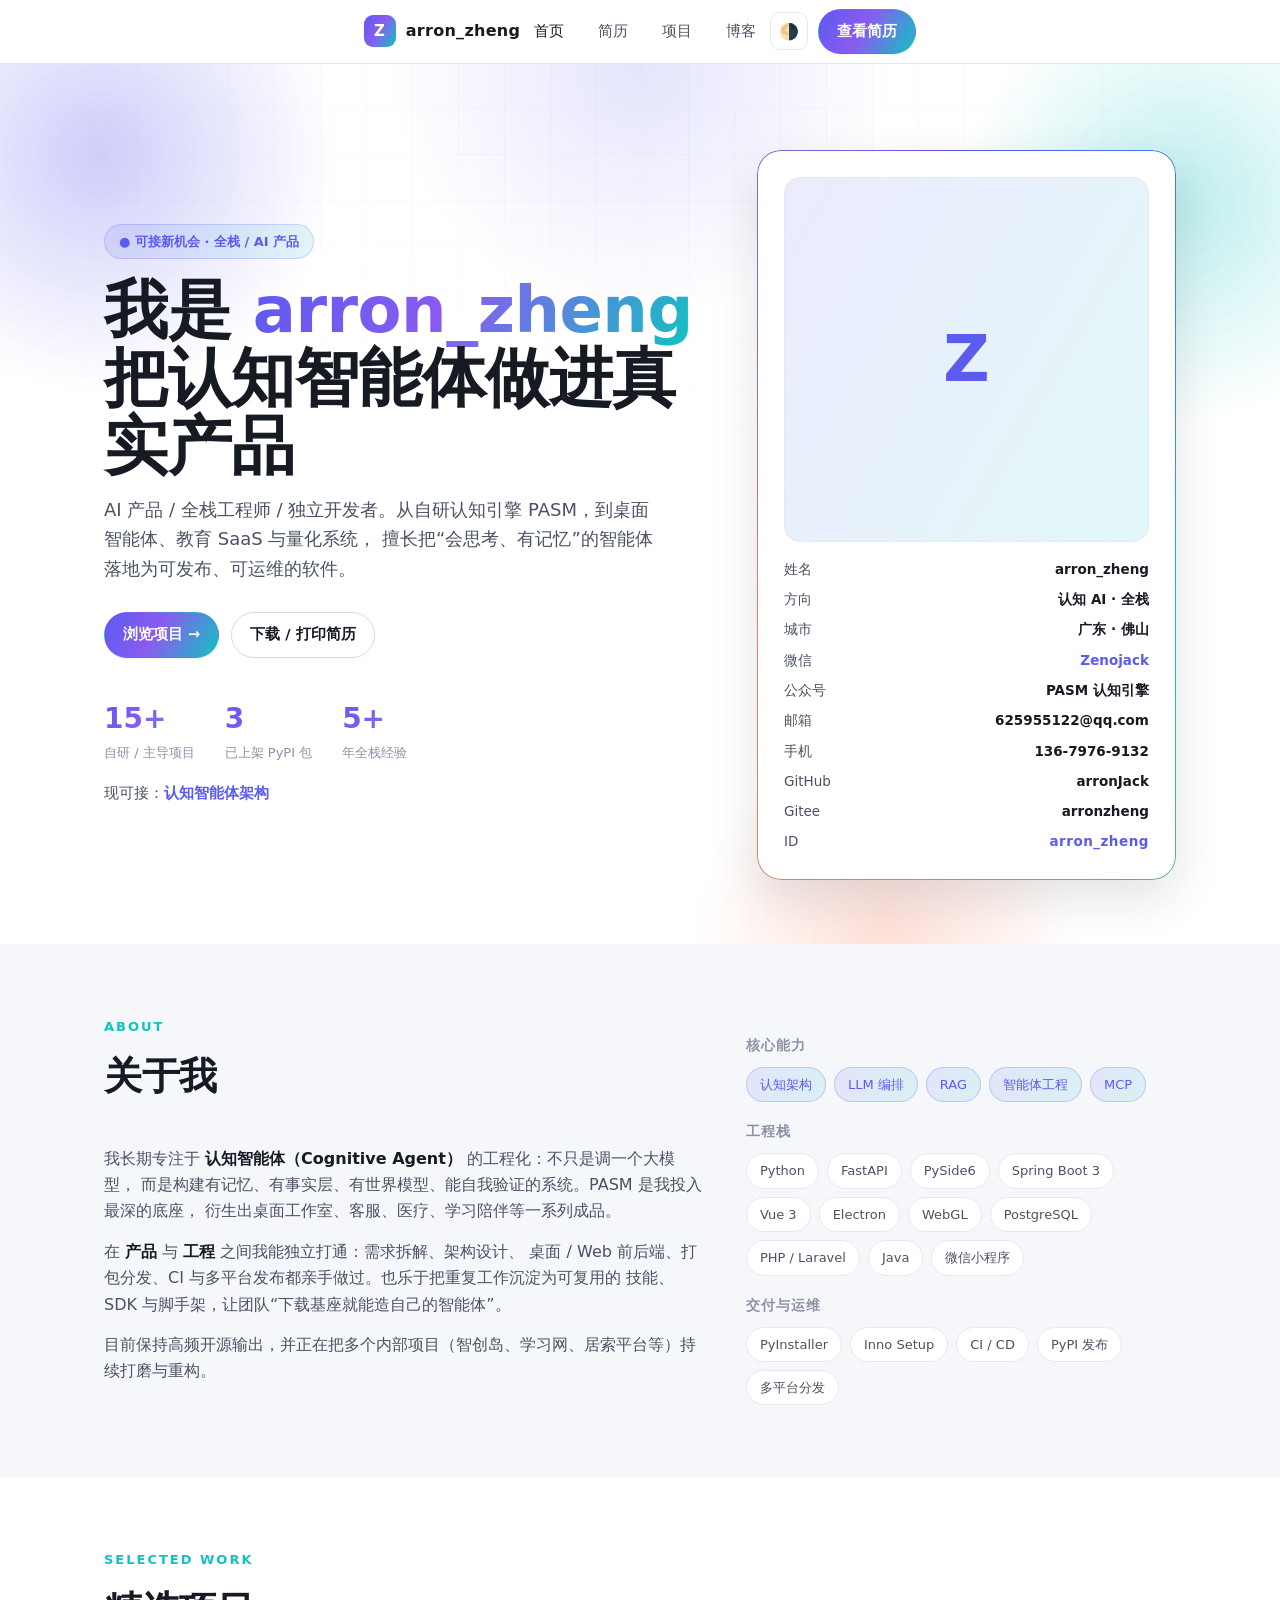
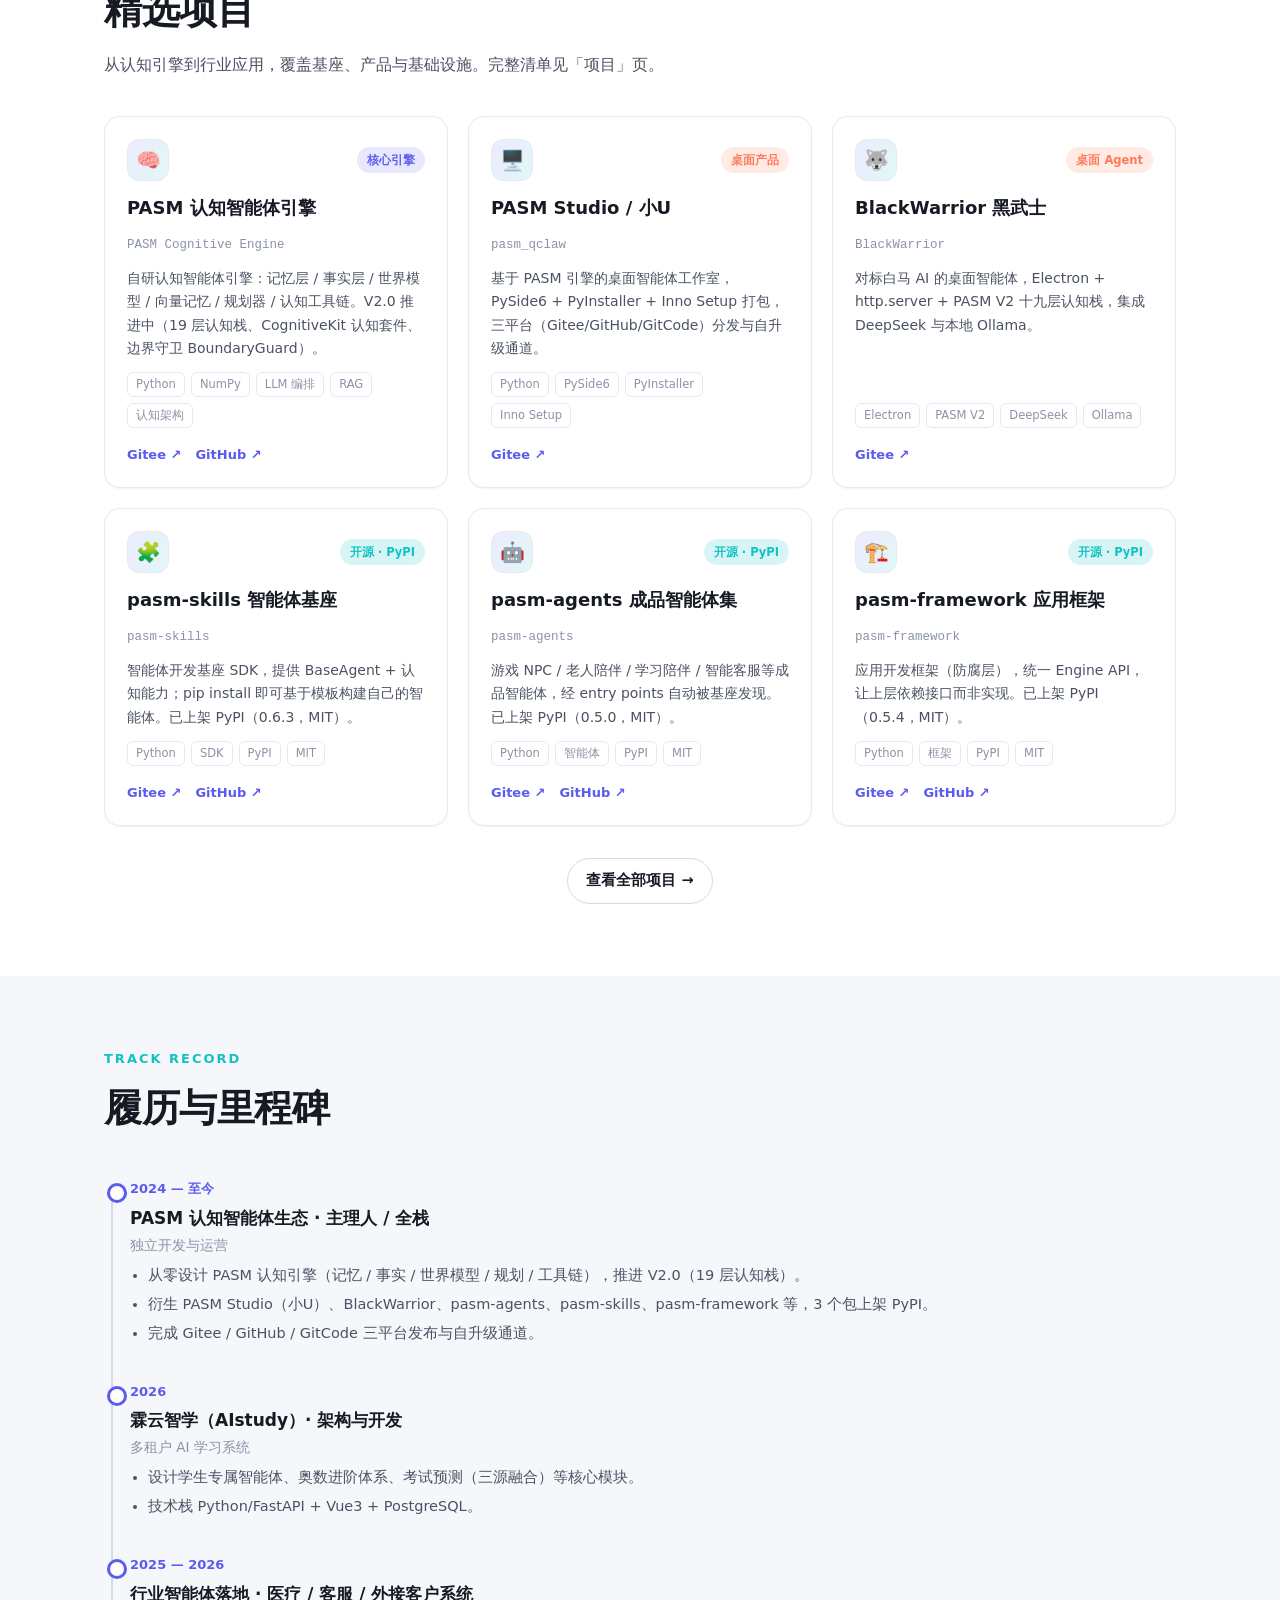
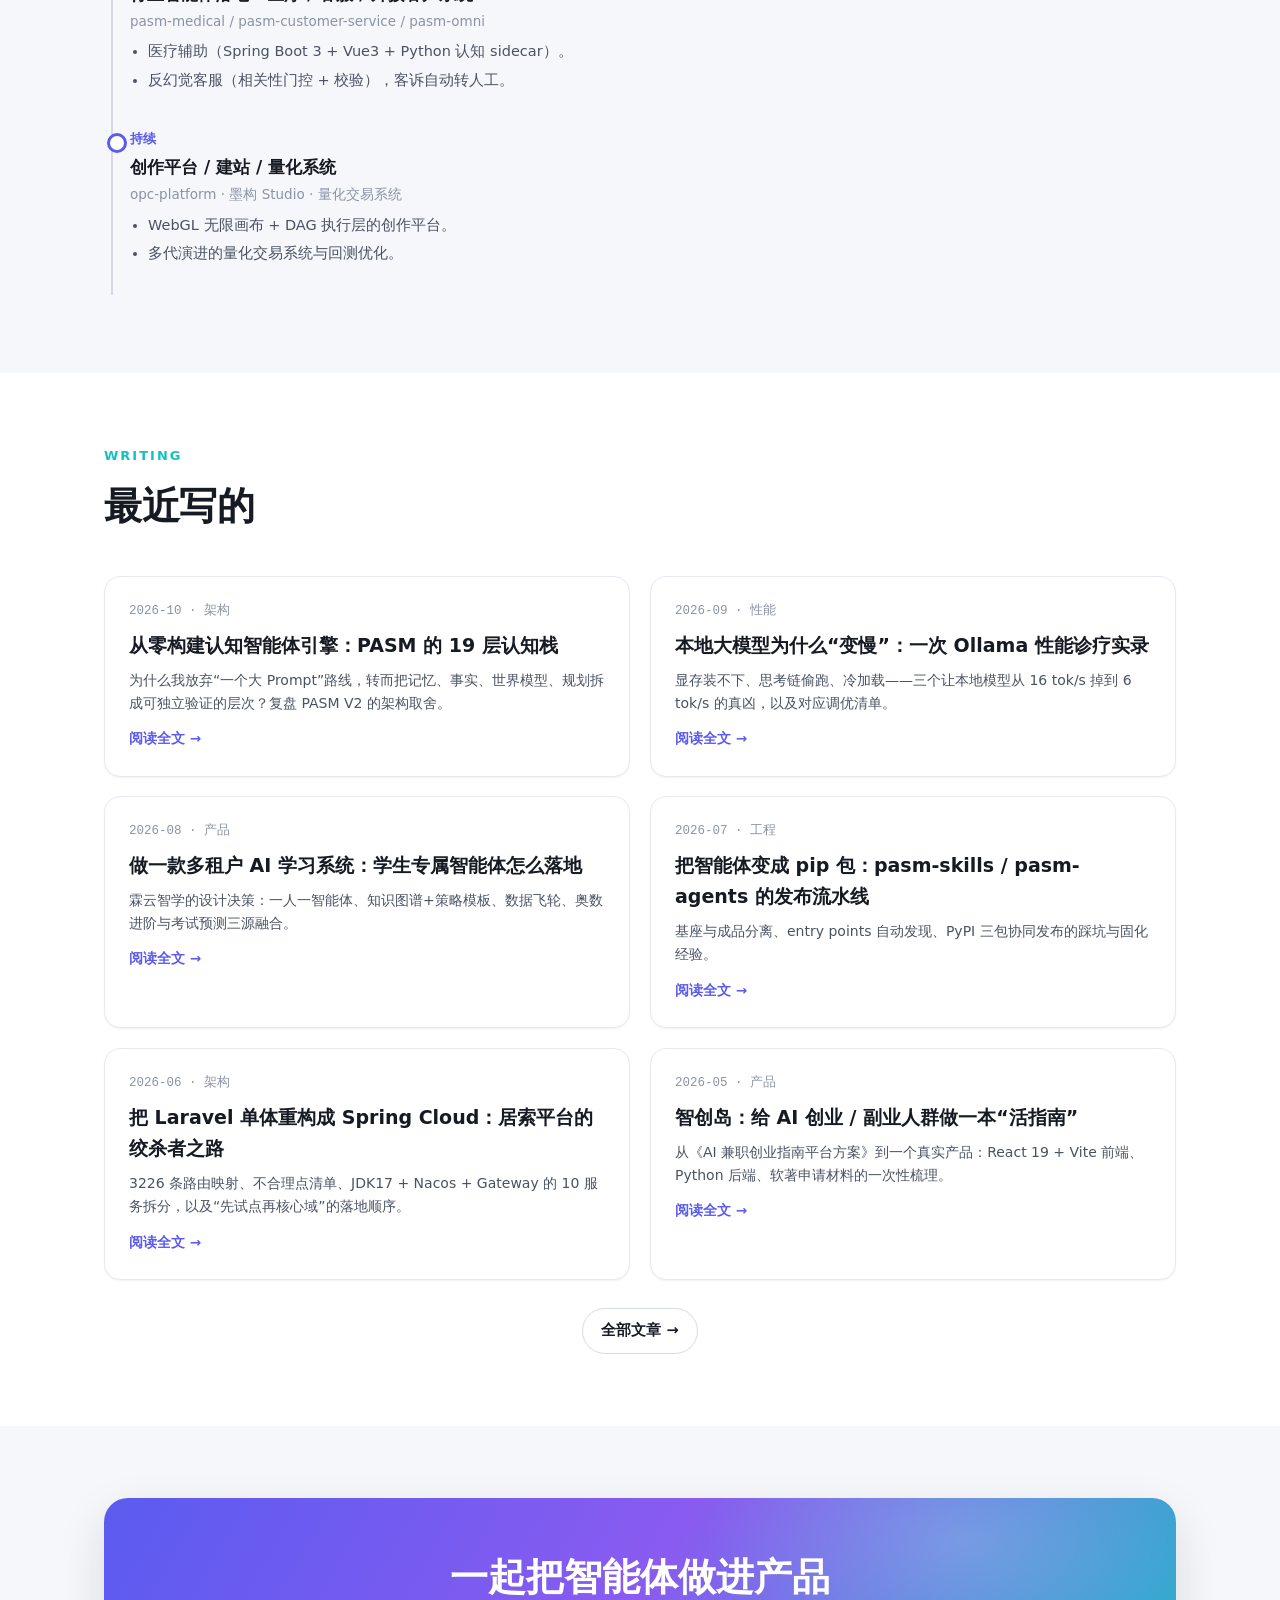
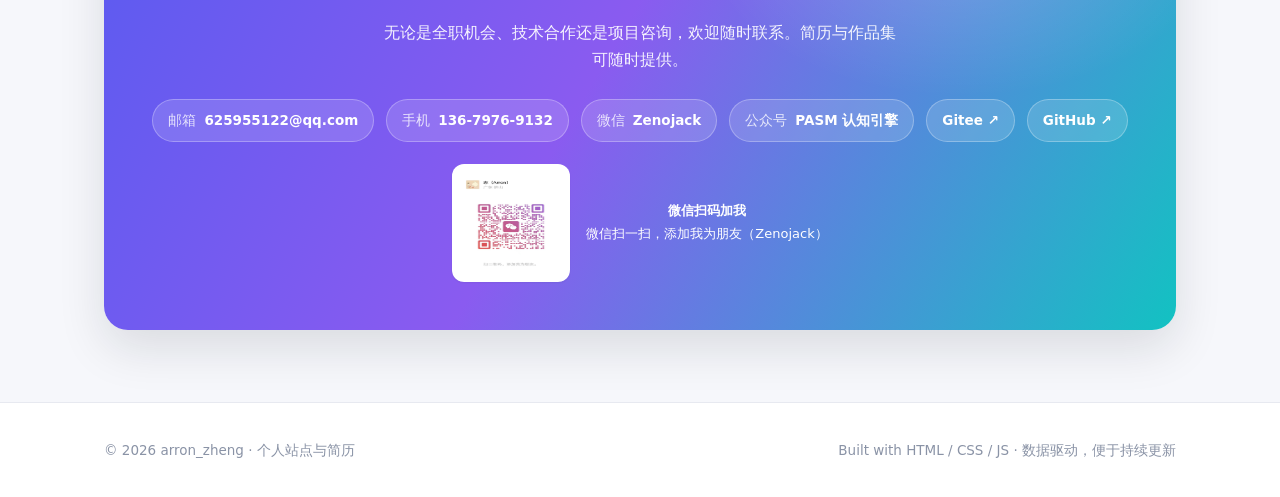
<file: index.html>
<!DOCTYPE html>
<html lang="zh-CN" data-page-node-id="iFKck0fAYJRlscJJSZtRaB">
<head data-page-node-id="r9CPdcF6KJFlAl5xaIUgXr">
  <meta charset="UTF-8" data-page-node-id="jk2FP31cLMhbHEBjaRlqhX" />
  <meta name="viewport" content="width=device-width, initial-scale=1.0" data-page-node-id="29Q1ealGihBxfU4SppoEVI" />
  <title>arron_zheng · 个人站点 | AI 产品 / 全栈工程师 / 独立开发者</title>
  <meta name="description" content="arron_zheng的个人站点与在线简历：PASM 认知智能体引擎、PASM Studio、BlackWarrior、霖云智学等项目的作品集。" data-page-node-id="xz7rsBSkD3Immh2C0Ho9t7" />
  <link rel="stylesheet" href="assets/css/style.css" data-page-node-id="Rcvg15P0H140CC0xW3GAs3" />
</head>
<body data-page-node-id="DgJiFMLDYIpEPwCKBo6nIM">

  <!-- 导航 -->
  <nav class="nav" data-page-node-id="qiEGvI0vNqDe3OEyALi1MX">
    <div class="wrap" data-page-node-id="Jy4mo1Gu81WEwjZNSM7JE6">
      <a class="brand" href="index.html" data-page-node-id="rHyx51hRJOB6AbSfxPP3nG">
        <span class="logo" data-page-node-id="28b9W6erFPe7OK6wAgHPcm">Z</span>
        <span data-page-node-id="E0BVGWWwRkBUAXlP2h1YIr">arron_zheng</span>
      </a>
      <div class="nav-links" data-page-node-id="HV2JMsEyEHzPBzLQbv474n">
        <a href="index.html" data-page="index" data-page-node-id="wt3DSIL5uPRajNCEaankAh">首页</a>
        <a href="resume.html" data-page="resume" data-page-node-id="FEQGKSPMzpYzHdBBX1aVBP">简历</a>
        <a href="projects.html" data-page="projects" data-page-node-id="H1f82bQz7GASxBtRNkFCUH">项目</a>
        <a href="blog.html" data-page="blog" data-page-node-id="poo2ppVi0GSlbeqEuVNjwo">博客</a>
      </div>
      <div class="nav-actions" data-page-node-id="DFXYrndXZcSlcrJ7lCEGKH">
        <button class="theme-toggle" data-theme-toggle title="切换深色 / 浅色" data-page-node-id="2XKjxn1gIBvgxXFUQsAdnp">🌗</button>
        <a class="btn btn-primary" href="resume.html" data-page-node-id="nOB30v3RSnHYDOH1lihUqw">查看简历</a>
      </div>
    </div>
  </nav>

  <div class="scroll-progress" id="scrollProgress" data-page-node-id="suPovEzJl97WuItOPAeOg2"></div>

  <!-- Hero -->
  <header class="hero" data-page-node-id="zw8rxOuJGyKr6WJ9O0YmOC">
    <div class="hero-bg" aria-hidden="true" data-page-node-id="96940RAGZSdp3OaugZhXwP">
      <span class="blob b1" data-page-node-id="Ez6TiWp12taZzQSBKq18FJ"></span><span class="blob b2" data-page-node-id="LLVgepdHhgjaKVWYqgOtgp"></span><span class="blob b3" data-page-node-id="GWSzD0IlDiXGh3ly8jXV2t"></span><span class="grid" data-page-node-id="wkW7sXGrKf6hUVQ95ePK6Y"></span>
    </div>
    <div class="wrap hero-grid" data-page-node-id="mxJoppCX1wEcmClgJCFu9a">
      <div data-page-node-id="otYDhj2WiTL7OnCnca6VDE">
        <span class="eyebrow" data-page-node-id="XMx7D3iZ8D8NZla3DRuXdH">● 可接新机会 · 全栈 / AI 产品</span>
        <h1 data-page-node-id="nHqXWHAURNkmXqnfBBp2wP">我是 <span class="grad" data-page-node-id="69J8FOxG6qHsYbIwJaFi51">arron_zheng</span><br data-page-node-id="kVU9eFimGxvZwNz9qgxwuY">把认知智能体做进真实产品</h1>
        <p class="lead" data-page-node-id="FGAEpVBX2AuvwvMcnzoZD1">
          AI 产品 / 全栈工程师 / 独立开发者。从自研认知引擎 PASM，到桌面智能体、教育 SaaS 与量化系统，
          擅长把“会思考、有记忆”的智能体落地为可发布、可运维的软件。
        </p>
        <div class="cta" data-page-node-id="S4Z6UK50zGF5QBhbbYkupH">
          <a class="btn btn-primary" href="projects.html" data-page-node-id="Ha6jJaNaSgeRAsBLFzANzW">浏览项目 →</a>
          <a class="btn btn-ghost" href="resume.html" data-page-node-id="68vBlsVoirhcB5VGvWcwu2">下载 / 打印简历</a>
        </div>
        <div class="stats" data-page-node-id="x3meZk7syXQOGM4Sden8Vs">
          <div class="stat" data-page-node-id="i9BHj4CMlDb7X4vUA5YVmS"><div class="n" data-count="15" data-suffix="+" data-page-node-id="eWpjK8lalTL8Ly6BZszwAS">15+</div><div class="l" data-page-node-id="h7LXJ8sygmzTMNRNgHHihT">自研 / 主导项目</div></div>
          <div class="stat" data-page-node-id="m2a1vbDb82n6xtd5qPxqxp"><div class="n" data-count="3" data-suffix="" data-page-node-id="rQxHvDNqnOYjisaHXy6Z3K">3</div><div class="l" data-page-node-id="sVwA6AAvHPuwr7fdJqBvAZ">已上架 PyPI 包</div></div>
          <div class="stat" data-page-node-id="fHEWHyt07UA5YuraH05Cx2"><div class="n" data-count="5" data-suffix="+" data-page-node-id="nopXzVfZOiHJntBdtjaVTG">5+</div><div class="l" data-page-node-id="l8tJMzZNgiDEsDFJ7Juv3J">年全栈经验</div></div>
        </div>
        <div class="rotator" id="rotator" data-page-node-id="hzBo3sxaDDWg2kjjYQiCVF"></div>
      </div>
      <aside class="avatar-card reveal" data-page-node-id="BzyvgCtDYqqxEwWcMYPX2U">
        <div class="avatar" data-page-node-id="HNHs30ardtm4IjKR1qom40">Z</div>
        <div class="meta" data-page-node-id="YLwSpn4kx2n39WCaVR2gVj">
          <div data-page-node-id="zhln9QrjTpSDc3p657hU0H"><span data-page-node-id="qVIJmVM0niV0PrfM1VWlHx">姓名</span><b data-page-node-id="vqgDn0SlfvOHdnUaXIEBql">arron_zheng</b></div>
          <div data-page-node-id="y5Fjb3XA7SKEj2jhMzDhvG"><span data-page-node-id="hjHsxOcwprFJOVeq7JEorm">方向</span><b data-page-node-id="vlxcSulyeVdqNvzzhfjwPD">认知 AI · 全栈</b></div>
          <div data-page-node-id="4TzRDBVyDdUlis5pdvUqDX"><span data-page-node-id="cAVPmpHhkX1aBoUuODYK2n">城市</span><b data-page-node-id="qsXDCIemU4pVWX2RwLoa9T">广东 · 佛山</b></div>
          <div data-page-node-id="ByLBa99rFXKLmO9WqQwlFJ"><span data-page-node-id="hP3SuEtN0BnEwMkiEfhsoa">微信</span><b class="wx" data-page-node-id="Ks6YWs6jafgdnfP9uYzQAX">Zenojack</b></div>
          <div data-page-node-id="1tS3G6NWfs3exUHsAtiIWd"><span data-page-node-id="XMMbiqmJwDhshOHnfMwggD">公众号</span><b data-page-node-id="0Ep8vws6ERT63jUoxAPNKc">PASM 认知引擎</b></div>
          <div data-page-node-id="uGBkN25qHTxA1SV7NFthWS"><span data-page-node-id="NbL5KopeUOpQIP3agoKJHt">邮箱</span><b data-page-node-id="9Dr8RQj43Yzn0S2lwifm2Z">625955122@qq.com</b></div>
          <div data-page-node-id="fsGgXVfqnMExph8Eqq1n5f"><span data-page-node-id="vWuUbIKu7BMwTXrJeCDSuy">手机</span><b data-page-node-id="mM1q33MSwihhYBw4hxCJ4Y">136-7976-9132</b></div>
          <div data-page-node-id="ZcDQ5gtdWJcLB8d7s3PjQr"><span data-page-node-id="EPsvkEuQcFLIwwezXUa1hj">GitHub</span><b data-page-node-id="E1KvmknIhq2bIQUtj48Kwh">arronJack</b></div>
          <div data-page-node-id="aQVb8irOxKUkz6ywtbLuvK"><span data-page-node-id="GeOB4uPF137RCiCUWdF9Xs">Gitee</span><b data-page-node-id="iAU2OOJYjLQuqNmc0n29js">arronzheng</b></div>
          <div data-page-node-id="o06ImUgC0xyJRB9wE9Wm9G"><span data-page-node-id="a7oawCKv6oSfOsCsxqH9SY">ID</span><b style="color:var(--accent);letter-spacing:.5px" data-page-node-id="BvhH85ARbox6OXEGqpzhRD">arron_zheng</b></div>
        </div>
      </aside>
    </div>
  </header>

  <!-- 关于 + 技能 -->
  <section class="bg-soft" id="about" data-page-node-id="aVSexzV41QjlMYU2WU5MHF">
    <div class="wrap about-grid" data-page-node-id="OXBDJIj8BBVUSB8MRDYKHi">
      <div class="about reveal" data-page-node-id="BHkZFsfXOOuoexlLcC7KwX">
        <div class="section-head" data-page-node-id="AHcAe3jthuGxZ6VKehAJAe">
          <div class="kicker" data-page-node-id="f4OylGelgz5oiFXrSIKQAX">About</div>
          <h2 data-page-node-id="KlfnD6JejugbSd984nBMfv">关于我</h2>
        </div>
        <p data-page-node-id="eImJ6PnpOPLl7D4FLOv9Zs">我长期专注于 <strong data-page-node-id="6PjbKkyf87oBPe6MNWikCk">认知智能体（Cognitive Agent）</strong> 的工程化：不只是调一个大模型，
        而是构建有记忆、有事实层、有世界模型、能自我验证的系统。PASM 是我投入最深的底座，
        衍生出桌面工作室、客服、医疗、学习陪伴等一系列成品。</p>
        <p data-page-node-id="oHleMQbUKGx05TA6f9P2vm">在 <strong data-page-node-id="yFMYRz3qPeq381AUKPhWna">产品</strong> 与 <strong data-page-node-id="1vAFFaR9hdBE3dSXmHCDaT">工程</strong> 之间我能独立打通：需求拆解、架构设计、
        桌面 / Web 前后端、打包分发、CI 与多平台发布都亲手做过。也乐于把重复工作沉淀为可复用的
        技能、SDK 与脚手架，让团队“下载基座就能造自己的智能体”。</p>
        <p data-page-node-id="pv9lhlNnhBJWhF6DXxoeEg">目前保持高频开源输出，并正在把多个内部项目（智创岛、学习网、居索平台等）持续打磨与重构。</p>
      </div>
      <div class="reveal" data-page-node-id="EkwYIoUyXGCilfd8zRaYus">
        <div class="skill-group" data-page-node-id="cylsJTbLMfa9PNqe2p2bvu">
          <h4 data-page-node-id="VPlIY6dnir3h3wQYKbmHxk">核心能力</h4>
          <div class="tags" data-page-node-id="Kq8jfvz8hcA5gollUkt6HC">
            <span class="tag accent" data-page-node-id="fRWpLSFDAVmnNKpnybmHYp">认知架构</span>
            <span class="tag accent" data-page-node-id="qwlcEqaIUchl8ME8gyPX5z">LLM 编排</span>
            <span class="tag accent" data-page-node-id="fde6uJqYGEPWiWIw5ZAAp3">RAG</span>
            <span class="tag accent" data-page-node-id="ulGmeZIAVKCdZfeMWl3UQW">智能体工程</span>
            <span class="tag accent" data-page-node-id="D2IzD1jhu08YPomWErgc9l">MCP</span>
          </div>
        </div>
        <div class="skill-group" data-page-node-id="HlGvHzUWYjAGEKG8tYi223">
          <h4 data-page-node-id="ewBA171GTu2ONNcjGiDuCm">工程栈</h4>
          <div class="tags" data-page-node-id="hHCO3BlqwZHVcj2eSVXoS5">
            <span class="tag" data-page-node-id="LUXvoQVaX0PMDzDskCwtAZ">Python</span>
            <span class="tag" data-page-node-id="5DKcHx0iOgmAjtVgLcWijM">FastAPI</span>
            <span class="tag" data-page-node-id="8c386XEGrlaqxoPKIxKKnG">PySide6</span>
            <span class="tag" data-page-node-id="06A8QiWYKOrPbIawE70o05">Spring Boot 3</span>
            <span class="tag" data-page-node-id="NsMfPrlLBHLyBOHhmR9cGw">Vue 3</span>
            <span class="tag" data-page-node-id="Au2B5qe83YuihtGOkP6xhR">Electron</span>
            <span class="tag" data-page-node-id="9MX6wRcDrpSvHhX1TKNm30">WebGL</span>
            <span class="tag" data-page-node-id="VV5C5vlZLPGA2evD9mfChH">PostgreSQL</span>
            <span class="tag" data-page-node-id="jOFNRiHX1sZ2VtkLr82hj5">PHP / Laravel</span>
            <span class="tag" data-page-node-id="XZMTn0B7ElYHGu8p2gVGFY">Java</span>
            <span class="tag" data-page-node-id="PIMaL4W6KyA6Brhay1c5XB">微信小程序</span>
          </div>
        </div>
        <div class="skill-group" data-page-node-id="TD0GQSIAd5jyKumiS0HRuC">
          <h4 data-page-node-id="SYJ7vuE6kx70pJ7gJqIGPb">交付与运维</h4>
          <div class="tags" data-page-node-id="FyxKpSHqHsVjK3bteAjtnf">
            <span class="tag" data-page-node-id="Ca5kpl1CltKQBUom5HH9a9">PyInstaller</span>
            <span class="tag" data-page-node-id="2d8P6INqeFXv5wUcf9Ow4m">Inno Setup</span>
            <span class="tag" data-page-node-id="AEjfpvhhf6lYeVm3vLBI0p">CI / CD</span>
            <span class="tag" data-page-node-id="xBPBEHus0ujwCn60fmP0un">PyPI 发布</span>
            <span class="tag" data-page-node-id="VaejtiME1SBBigxFnLjEU3">多平台分发</span>
          </div>
        </div>
      </div>
    </div>
  </section>

  <!-- 精选项目 -->
  <section id="projects" data-page-node-id="uLjVKnNrUsbMbspoeRA65x">
    <div class="wrap" data-page-node-id="tfhdRqGlghHM378IB1GP9i">
      <div class="section-head reveal" data-page-node-id="RmfWAtdaB69a6zUiAE8qSi">
        <div class="kicker" data-page-node-id="rMokUSbjqvbWWGUWRcq55L">Selected Work</div>
        <h2 data-page-node-id="JV2DWN9FGiaZVfFt93oAhc">精选项目</h2>
        <p data-page-node-id="EPxdAQUplx1t4u5tkkEa8f">从认知引擎到行业应用，覆盖基座、产品与基础设施。完整清单见「项目」页。</p>
      </div>
      <div class="projects-grid" id="projects-grid" data-limit="6" data-page-node-id="hm6dgT90d4yJ0nRvAjGxO6"></div>
      <div style="text-align:center;margin-top:32px" class="reveal" data-page-node-id="uE8R1GLay6TEyyoyQhNnxx">
        <a class="btn btn-ghost" href="projects.html" data-page-node-id="rv56ixVfFjmiPKsUmoyVGO">查看全部项目 →</a>
      </div>
    </div>
  </section>

  <!-- 履历时间线 -->
  <section class="bg-soft" id="timeline" data-page-node-id="34k1y46JHfybycTWnNJYH7">
    <div class="wrap" data-page-node-id="Lz93pumgFtQ2C5lT6ISrLm">
      <div class="section-head reveal" data-page-node-id="teP8sorlWT9LyTifAiBMN6">
        <div class="kicker" data-page-node-id="GbKbfv0lmHQ0NPy2F9kdhZ">Track Record</div>
        <h2 data-page-node-id="pRkBoYLmqVDhOANrj7zBwR">履历与里程碑</h2>
      </div>
      <div class="timeline" data-page-node-id="pkkB7eaV7hIkztivBqasSs">
        <div class="tl-item reveal" data-page-node-id="B9UelNcPHriolpQendDEmc">
          <div class="when" data-page-node-id="U2cjMCG78xmzKsbV34b4m7">2024 — 至今</div>
          <h4 data-page-node-id="NUkMTHwmgEYHTTlUiExchq">PASM 认知智能体生态 · 主理人 / 全栈</h4>
          <div class="org" data-page-node-id="lc35iSBnZtwH9PZrGViP0R">独立开发与运营</div>
          <ul data-page-node-id="6mE2zU65hMsnlvqSrsrJ1Y">
            <li data-page-node-id="ToiIAfVgjoF09LLFpCHYc6">从零设计 PASM 认知引擎（记忆 / 事实 / 世界模型 / 规划 / 工具链），推进 V2.0（19 层认知栈）。</li>
            <li data-page-node-id="VyUK03NEFX0iYPyqP2lR0n">衍生 PASM Studio（小U）、BlackWarrior、pasm-agents、pasm-skills、pasm-framework 等，3 个包上架 PyPI。</li>
            <li data-page-node-id="M3ZYFkQH2IUVAXRcN1KP0a">完成 Gitee / GitHub / GitCode 三平台发布与自升级通道。</li>
          </ul>
        </div>
        <div class="tl-item reveal" data-page-node-id="bvZ3s9YWowqQefGtfRDWiW">
          <div class="when" data-page-node-id="s1mE7K0XPsNj2Ho5IxvD3g">2026</div>
          <h4 data-page-node-id="iXxHnaoJWDsfsABCCpWhEp">霖云智学（AIstudy）· 架构与开发</h4>
          <div class="org" data-page-node-id="ljBS1BOoozvJPpdkVVVEFa">多租户 AI 学习系统</div>
          <ul data-page-node-id="myFcxks5nrSGhI1EGIBOLx">
            <li data-page-node-id="mkOCvhBFdG1prGcVourHMw">设计学生专属智能体、奥数进阶体系、考试预测（三源融合）等核心模块。</li>
            <li data-page-node-id="oE1TrglWUZkNBIV6egr2kO">技术栈 Python/FastAPI + Vue3 + PostgreSQL。</li>
          </ul>
        </div>
        <div class="tl-item reveal" data-page-node-id="czB1xYViCKk64ly6nviubG">
          <div class="when" data-page-node-id="u2zVCf5XMqfFotAsHybiZv">2025 — 2026</div>
          <h4 data-page-node-id="OsnIDPBwlBKPkRXHKXQsjN">行业智能体落地 · 医疗 / 客服 / 外接客户系统</h4>
          <div class="org" data-page-node-id="ohl0FylSZTNTLgAG82vsnN">pasm-medical / pasm-customer-service / pasm-omni</div>
          <ul data-page-node-id="1DA76zDwqxHU37gnvmeH9F">
            <li data-page-node-id="SWRCIE2o7nGJYuBQfUgEOY">医疗辅助（Spring Boot 3 + Vue3 + Python 认知 sidecar）。</li>
            <li data-page-node-id="7Ninpbba6ewCnd3bMNbsKg">反幻觉客服（相关性门控 + 校验），客诉自动转人工。</li>
          </ul>
        </div>
        <div class="tl-item reveal" data-page-node-id="0DPQN3VfiPgqaQ8RNgyZVL">
          <div class="when" data-page-node-id="TfuoFLvkDrtFSABzOq6QXA">持续</div>
          <h4 data-page-node-id="NT3SWvkdQyK2y1uObF8oTw">创作平台 / 建站 / 量化系统</h4>
          <div class="org" data-page-node-id="nqKUt6mz7nkEawDrvXTJak">opc-platform · 墨构 Studio · 量化交易系统</div>
          <ul data-page-node-id="ur5V0CSpvZXHFrQCx6KD0r">
            <li data-page-node-id="NYQsYkJHHc6w2Y9G8q1CKn">WebGL 无限画布 + DAG 执行层的创作平台。</li>
            <li data-page-node-id="5xKkRLBGtsI18I912wf3wj">多代演进的量化交易系统与回测优化。</li>
          </ul>
        </div>
      </div>
    </div>
  </section>

  <!-- 博客预览 -->
  <section id="blog" data-page-node-id="v2aoferoHgUmnzGbBDigh4">
    <div class="wrap" data-page-node-id="PUzZe2hIr6kkVbiZFn8z5R">
      <div class="section-head reveal" data-page-node-id="ou4BajC2kv1vBbt6WVtBD8">
        <div class="kicker" data-page-node-id="eMdFNWQyGWyN7SCuzCrEPZ">Writing</div>
        <h2 data-page-node-id="r8Nh0TiyvepJv1EiHNMmZ3">最近写的</h2>
      </div>
      <div class="blog-grid" id="posts-grid" data-page-node-id="DCHRKc6u9ByDtnvqtAckfD"></div>
      <div style="text-align:center;margin-top:28px" class="reveal" data-page-node-id="tsYPk0bYVHeAFOZczANLHy">
        <a class="btn btn-ghost" href="blog.html" data-page-node-id="1HmHnpS548OBUV5ID8sT6T">全部文章 →</a>
      </div>
    </div>
  </section>

  <!-- 联系 -->
  <section class="bg-soft" data-page-node-id="QIbI1ryGmWpmuPl0EC84HG">
    <div class="wrap" data-page-node-id="7lW9oBIzw3CwCsNSY5l7oo">
      <div class="contact-card reveal" data-page-node-id="q6dyuj5FLhyPP4cccutfm5">
        <h2 data-page-node-id="YSURH1GNNFsUPLN29GM6OX">一起把智能体做进产品</h2>
        <p data-page-node-id="2ssvzhO5vUq9rc6MXPJiho">无论是全职机会、技术合作还是项目咨询，欢迎随时联系。简历与作品集可随时提供。</p>
        <div class="contact-info" data-page-node-id="4Q3aKnQP0KJWFpWK7EJzM3">
          <span class="contact-chip" data-page-node-id="G3sYdzmKUaE7yurunaUHfD"><span class="k" data-page-node-id="7g5l3A7PIIgcH0lijekVnw">邮箱</span> <a href="mailto:625955122@qq.com" data-page-node-id="drKYtXGALwqVB1Q5TyyxMe">625955122@qq.com</a></span>
          <span class="contact-chip" data-page-node-id="ZOGSuuHkoZACssn1UBybHG"><span class="k" data-page-node-id="FulF0wBgGxf9iFe47EflJu">手机</span> <a href="tel:13679769132" data-page-node-id="H2Vc0Py8TGpqsyCLK7iGWL">136-7976-9132</a></span>
          <span class="contact-chip" data-page-node-id="lGxMyxdhGE6Ser8A7VE4DJ"><span class="k" data-page-node-id="8PcD0h5tPH43b2AE09SiGZ">微信</span> Zenojack</span>
          <span class="contact-chip" data-page-node-id="1KBxD2A4Da44c31zIGWDas"><span class="k" data-page-node-id="LEQe4FBSyVMVIiLYirhxL1">公众号</span> PASM 认知引擎</span>
          <span class="contact-chip" data-page-node-id="QaQ5cY7p6H8QBDdL4hBn3z"><a href="https://gitee.com/arronzheng" target="_blank" rel="noopener" data-page-node-id="j4eL9Hx6L6zcO1duiE20zp">Gitee ↗</a></span>
          <span class="contact-chip" data-page-node-id="TwLW9t9qMA11k6PuimNAB5"><a href="https://github.com/arronJack" target="_blank" rel="noopener" data-page-node-id="hmFqKxXkn9oBnL5MtRPNOF">GitHub ↗</a></span>
        </div>
        <div class="scan-contact" style="justify-content:center" data-page-node-id="68B8Sin0AkLX4GVdigHoN8">
          <img class="qr" src="assets/img/wechat-qr.jpg" alt="微信扫码添加好友 arron_zheng" data-page-node-id="C5FnqAouUL7B0R56BzEF0G" />
          <div class="qr-cap" data-page-node-id="ZdyTJUQplZo8E5CaHBsokJ">
            <b data-page-node-id="QCDAsCm91lWeHYyAVP5iv1">微信扫码加我</b><br data-page-node-id="ocFuJHsivioEs9Z60sNpEi">
            微信扫一扫，添加我为朋友（Zenojack）
          </div>
        </div>
      </div>
    </div>
  </section>

  <footer data-page-node-id="uBPFqaGEWx5OzBs5Zrqbu5">
    <div class="wrap" data-page-node-id="hKGDPS2hI003wbhj5bNsVo">
      <span data-page-node-id="JD9HBqX5NiLlYh4Hac69kb">© 2026 arron_zheng · 个人站点与简历</span>
      <span data-page-node-id="QaWHcaVmo9SUsTbFPbSlDY">Built with HTML / CSS / JS · 数据驱动，便于持续更新</span>
    </div>
  </footer>

  <script src="assets/data/projects.js"></script>
  <script src="assets/data/posts.js"></script>
  <script src="assets/js/main.js"></script>
</body>
</html>
</file>
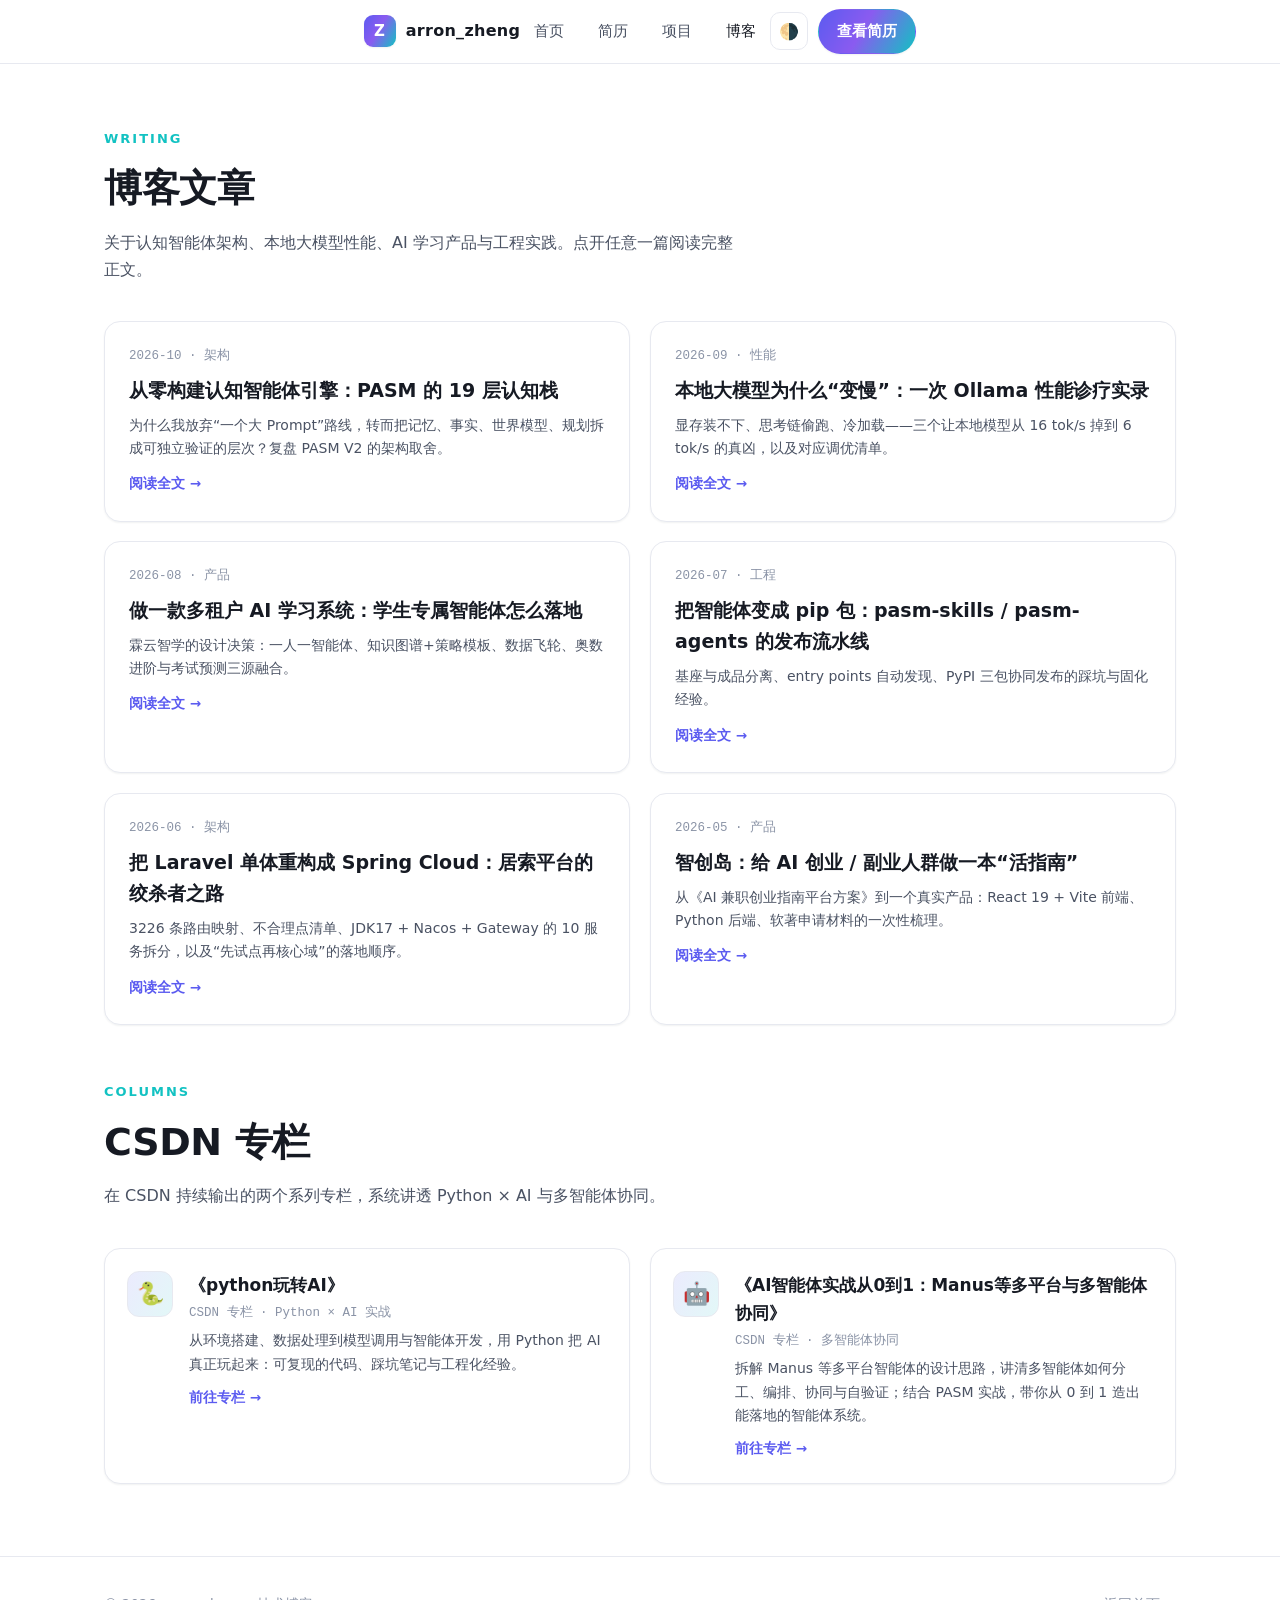
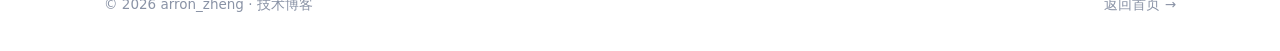
<file: blog.html>
<!DOCTYPE html>
<html lang="zh-CN">
<head>
  <meta charset="UTF-8" />
  <meta name="viewport" content="width=device-width, initial-scale=1.0" />
  <title>博客 · arron_zheng</title>
  <meta name="description" content="arron_zheng的技术博客：认知智能体架构、本地大模型性能、AI 学习产品与工程实践。" />
  <link rel="stylesheet" href="assets/css/style.css" />
</head>
<body>

  <nav class="nav">
    <div class="wrap">
      <a class="brand" href="index.html"><span class="logo">Z</span><span>arron_zheng</span></a>
      <div class="nav-links">
        <a href="index.html" data-page="index">首页</a>
        <a href="resume.html" data-page="resume">简历</a>
        <a href="projects.html" data-page="projects">项目</a>
        <a href="blog.html" data-page="blog">博客</a>
      </div>
      <div class="nav-actions">
        <button class="theme-toggle" data-theme-toggle title="切换深色 / 浅色">🌗</button>
        <a class="btn btn-primary" href="resume.html">查看简历</a>
      </div>
    </div>
  </nav>

  <section style="padding-top:64px">
    <div class="wrap">
      <div class="section-head reveal">
        <div class="kicker">Writing</div>
        <h2>博客文章</h2>
        <p>关于认知智能体架构、本地大模型性能、AI 学习产品与工程实践。点开任意一篇阅读完整正文。</p>
      </div>
      <div class="blog-grid" id="posts-grid"></div>
      <article id="article" class="post-full-wrap" hidden></article>

      <div class="section-head reveal" style="margin-top:56px">
        <div class="kicker">Columns</div>
        <h2>CSDN 专栏</h2>
        <p>在 CSDN 持续输出的两个系列专栏，系统讲透 Python × AI 与多智能体协同。</p>
      </div>
      <div class="columns-grid" id="columns-grid"></div>
    </div>
  </section>

  <footer>
    <div class="wrap">
      <span>© 2026 arron_zheng · 技术博客</span>
      <span><a href="index.html">返回首页 →</a></span>
    </div>
  </footer>

  <script src="assets/data/projects.js"></script>
  <script src="assets/data/posts.js"></script>
  <script src="assets/js/main.js"></script>
</body>
</html>
</file>
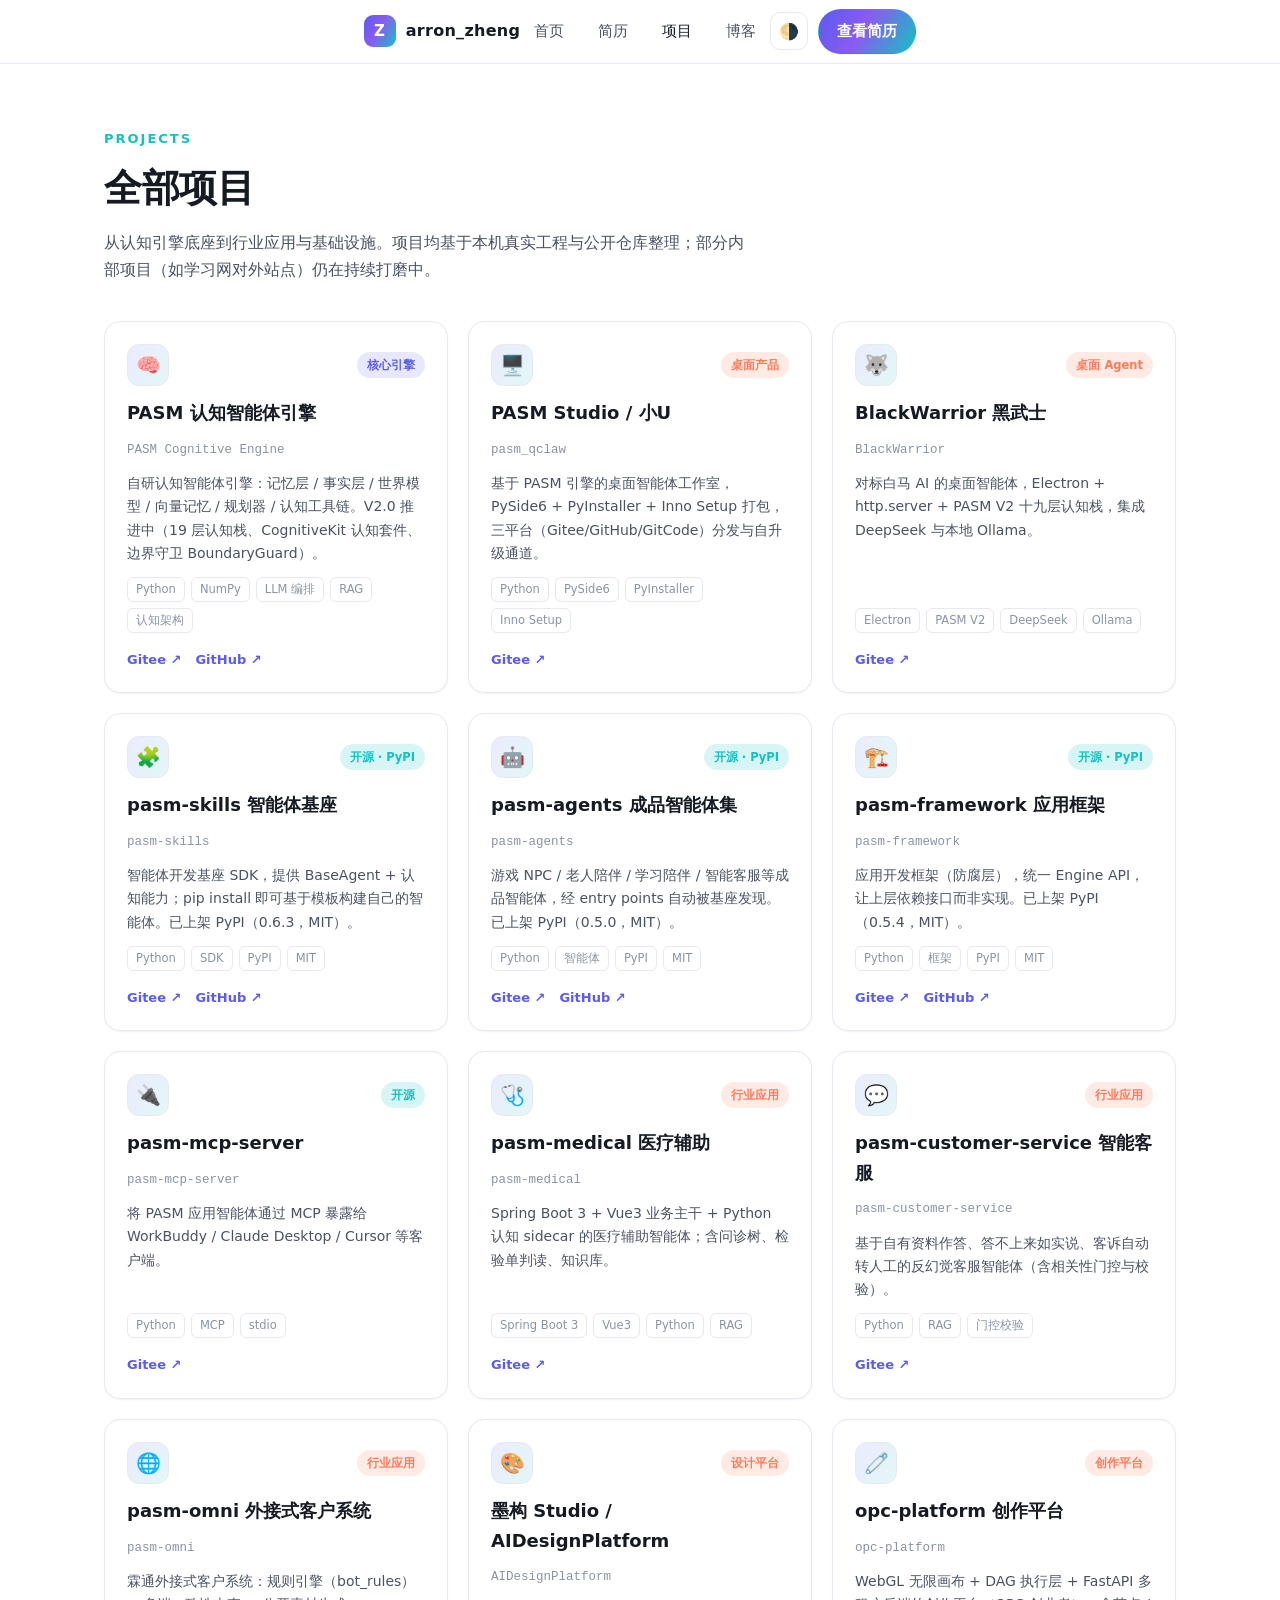
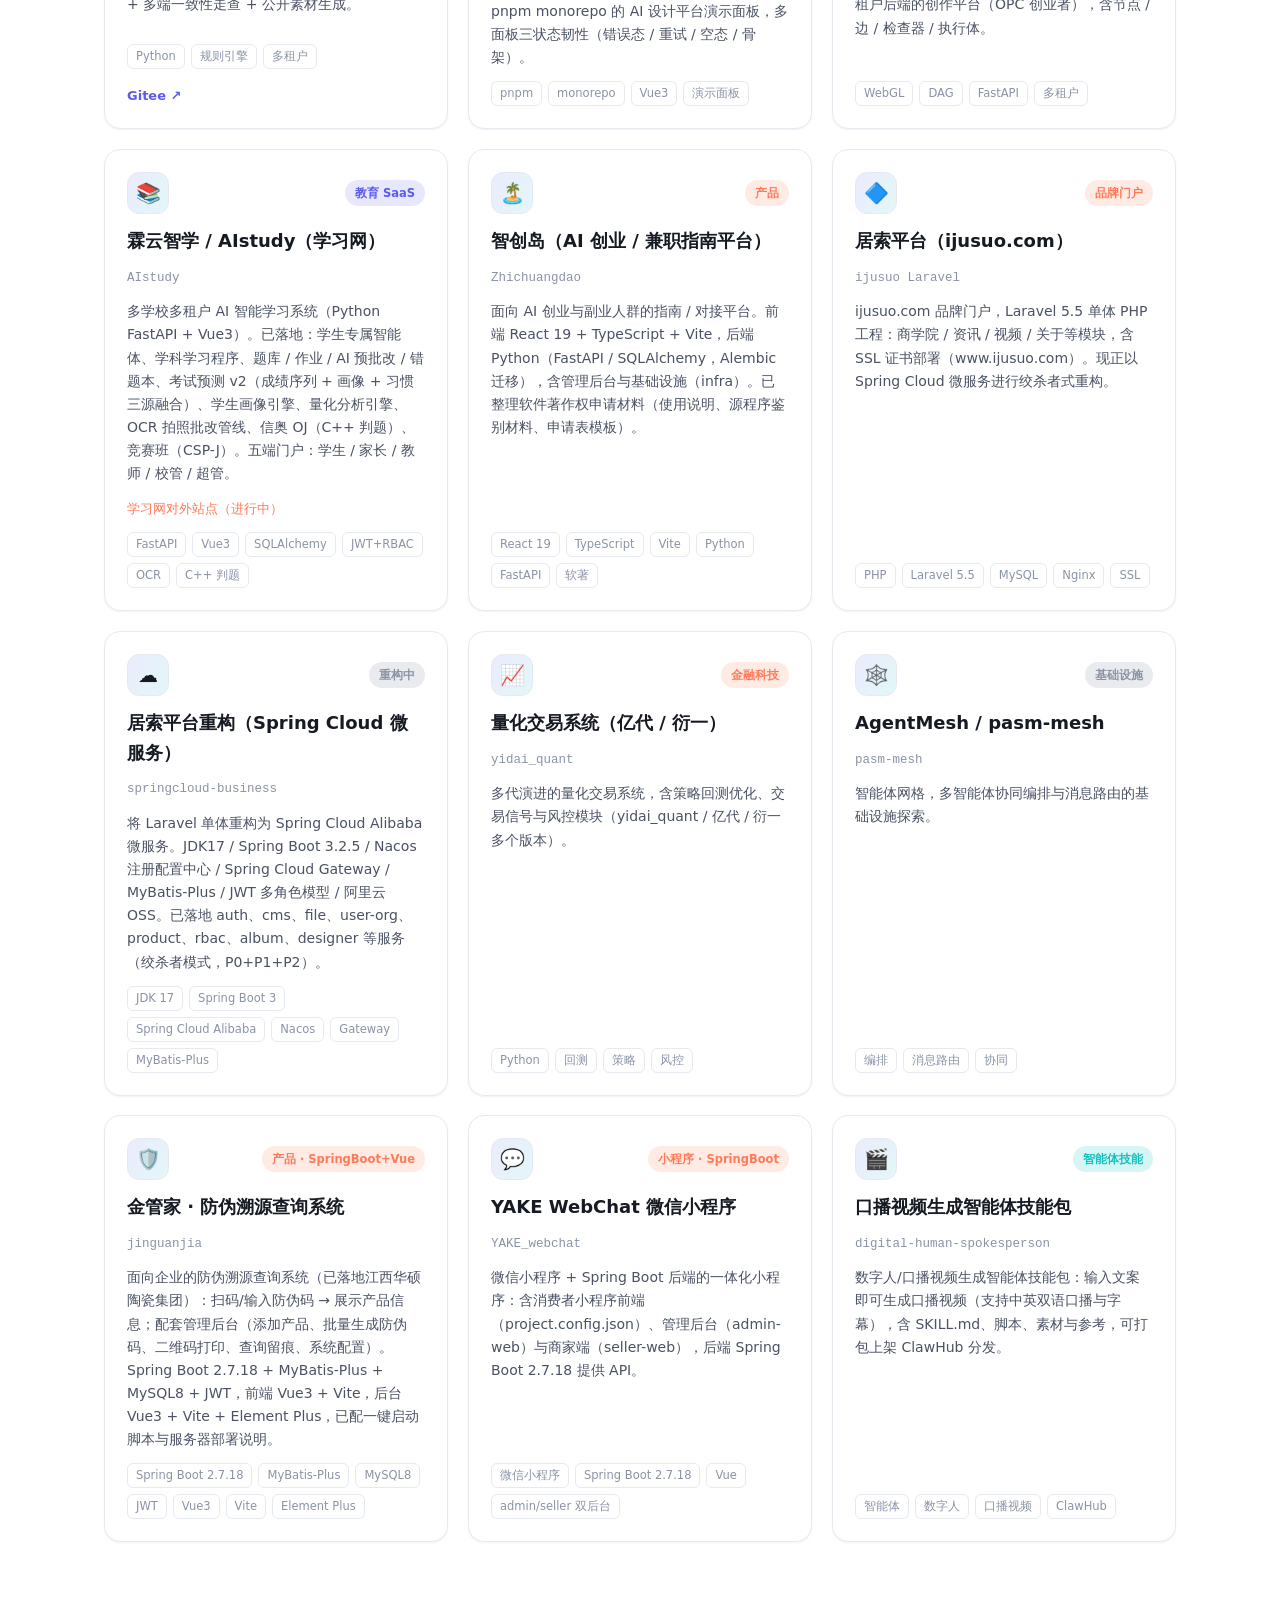
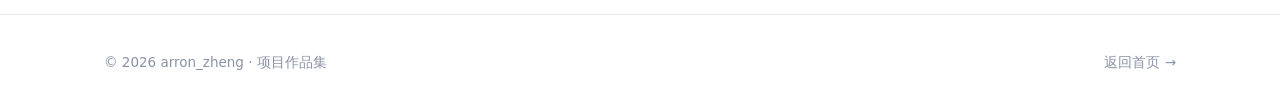
<file: projects.html>
<!DOCTYPE html>
<html lang="zh-CN">
<head>
  <meta charset="UTF-8" />
  <meta name="viewport" content="width=device-width, initial-scale=1.0" />
  <title>项目作品 · arron_zheng</title>
  <meta name="description" content="arron_zheng的项目作品集：PASM 认知引擎、PASM Studio、BlackWarrior、霖云智学、量化系统等。" />
  <link rel="stylesheet" href="assets/css/style.css" />
</head>
<body>

  <nav class="nav">
    <div class="wrap">
      <a class="brand" href="index.html"><span class="logo">Z</span><span>arron_zheng</span></a>
      <div class="nav-links">
        <a href="index.html" data-page="index">首页</a>
        <a href="resume.html" data-page="resume">简历</a>
        <a href="projects.html" data-page="projects">项目</a>
        <a href="blog.html" data-page="blog">博客</a>
      </div>
      <div class="nav-actions">
        <button class="theme-toggle" data-theme-toggle title="切换深色 / 浅色">🌗</button>
        <a class="btn btn-primary" href="resume.html">查看简历</a>
      </div>
    </div>
  </nav>

  <section style="padding-top:64px">
    <div class="wrap">
      <div class="section-head reveal">
        <div class="kicker">Projects</div>
        <h2>全部项目</h2>
        <p>从认知引擎底座到行业应用与基础设施。项目均基于本机真实工程与公开仓库整理；部分内部项目（如学习网对外站点）仍在持续打磨中。</p>
      </div>
      <div class="projects-grid" id="projects-grid"></div>
    </div>
  </section>

  <footer>
    <div class="wrap">
      <span>© 2026 arron_zheng · 项目作品集</span>
      <span><a href="index.html">返回首页 →</a></span>
    </div>
  </footer>

  <script src="assets/data/projects.js"></script>
  <script src="assets/data/posts.js"></script>
  <script src="assets/js/main.js"></script>
</body>
</html>
</file>
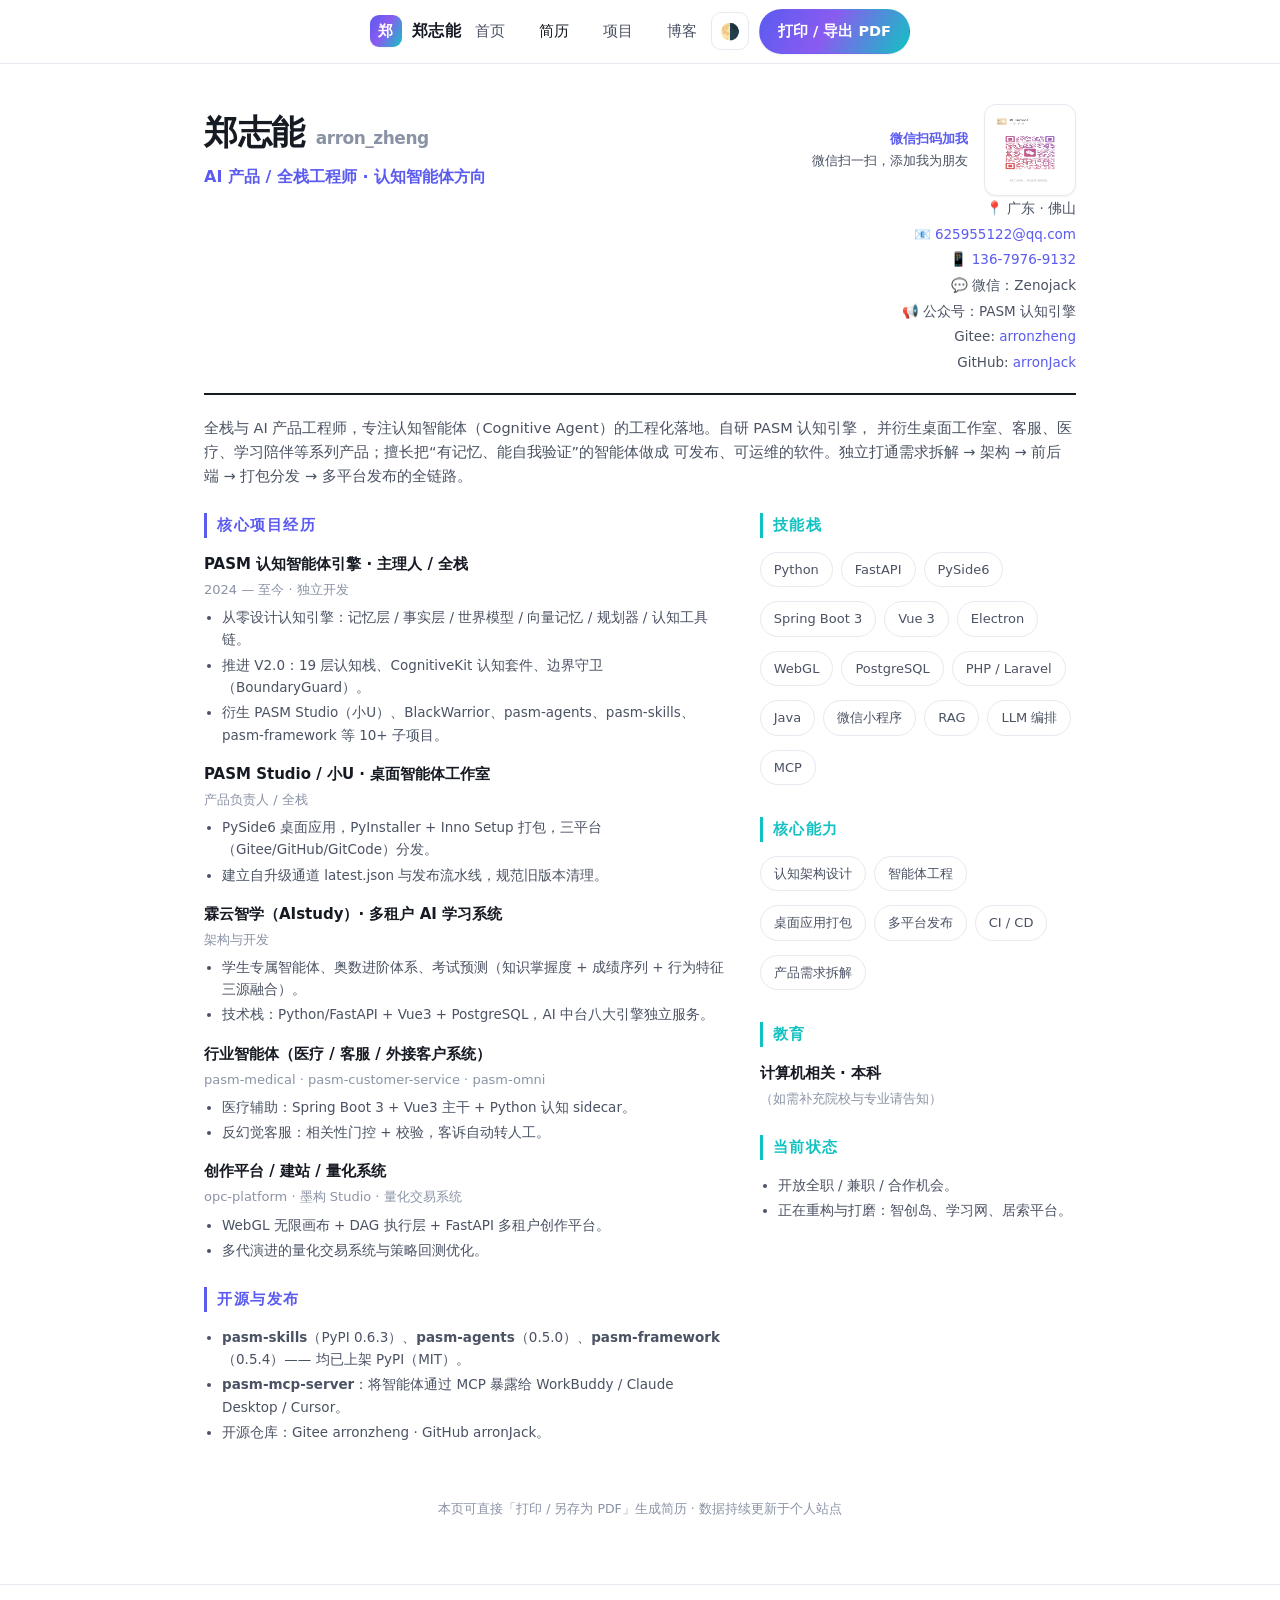
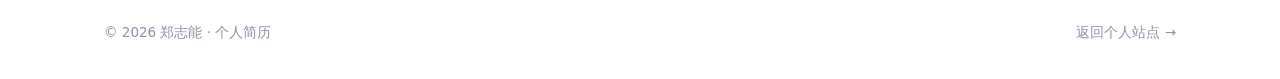
<file: resume.html>
<!DOCTYPE html>
<html lang="zh-CN">
<head>
  <meta charset="UTF-8" />
  <meta name="viewport" content="width=device-width, initial-scale=1.0" />
  <title>郑志能 · 个人简历</title>
  <link rel="stylesheet" href="assets/css/style.css" />
</head>
<body>

  <nav class="nav">
    <div class="wrap">
      <a class="brand" href="index.html"><span class="logo">郑</span><span>郑志能</span></a>
      <div class="nav-links">
        <a href="index.html" data-page="index">首页</a>
        <a href="resume.html" data-page="resume">简历</a>
        <a href="projects.html" data-page="projects">项目</a>
        <a href="blog.html" data-page="blog">博客</a>
      </div>
      <div class="nav-actions">
        <button class="theme-toggle" data-theme-toggle title="切换深色 / 浅色">🌗</button>
        <a class="btn btn-primary" href="javascript:window.print()">打印 / 导出 PDF</a>
      </div>
    </div>
  </nav>

  <div class="resume-shell">

    <!-- 头部 -->
    <div class="r-header">
      <div>
        <div class="name">郑志能 <span style="font-size:.5em;font-weight:600;color:var(--text-muted)">arron_zheng</span></div>
        <div class="role">AI 产品 / 全栈工程师 · 认知智能体方向</div>
      </div>
      <div class="contacts">
        <div class="scan-contact" style="justify-content:flex-end">
          <div class="qr-cap" style="text-align:right">
            <b>微信扫码加我</b><br>
            微信扫一扫，添加我为朋友
          </div>
          <img class="qr" style="width:92px;height:92px" src="assets/img/wechat-qr.jpg" alt="微信扫码添加郑志能" />
        </div>
        <div>📍 广东 · 佛山</div>
        <div>📧 <a href="mailto:625955122@qq.com">625955122@qq.com</a></div>
        <div>📱 <a href="tel:13679769132">136-7976-9132</a></div>
        <div>💬 微信：Zenojack</div>
        <div>📢 公众号：PASM 认知引擎</div>
        <div>Gitee: <a href="https://gitee.com/arronzheng" target="_blank" rel="noopener">arronzheng</a></div>
        <div>GitHub: <a href="https://github.com/arronJack" target="_blank" rel="noopener">arronJack</a></div>
      </div>
    </div>

    <p class="r-summary">
      全栈与 AI 产品工程师，专注认知智能体（Cognitive Agent）的工程化落地。自研 PASM 认知引擎，
      并衍生桌面工作室、客服、医疗、学习陪伴等系列产品；擅长把“有记忆、能自我验证”的智能体做成
      可发布、可运维的软件。独立打通需求拆解 → 架构 → 前后端 → 打包分发 → 多平台发布的全链路。
    </p>

    <div class="r-cols">
      <!-- 主列 -->
      <div>
        <div class="r-block">
          <h3>核心项目经历</h3>

          <div class="r-item">
            <div class="t">PASM 认知智能体引擎 · 主理人 / 全栈</div>
            <div class="s">2024 — 至今 · 独立开发</div>
            <ul>
              <li>从零设计认知引擎：记忆层 / 事实层 / 世界模型 / 向量记忆 / 规划器 / 认知工具链。</li>
              <li>推进 V2.0：19 层认知栈、CognitiveKit 认知套件、边界守卫（BoundaryGuard）。</li>
              <li>衍生 PASM Studio（小U）、BlackWarrior、pasm-agents、pasm-skills、pasm-framework 等 10+ 子项目。</li>
            </ul>
          </div>

          <div class="r-item">
            <div class="t">PASM Studio / 小U · 桌面智能体工作室</div>
            <div class="s">产品负责人 / 全栈</div>
            <ul>
              <li>PySide6 桌面应用，PyInstaller + Inno Setup 打包，三平台（Gitee/GitHub/GitCode）分发。</li>
              <li>建立自升级通道 latest.json 与发布流水线，规范旧版本清理。</li>
            </ul>
          </div>

          <div class="r-item">
            <div class="t">霖云智学（AIstudy）· 多租户 AI 学习系统</div>
            <div class="s">架构与开发</div>
            <ul>
              <li>学生专属智能体、奥数进阶体系、考试预测（知识掌握度 + 成绩序列 + 行为特征三源融合）。</li>
              <li>技术栈：Python/FastAPI + Vue3 + PostgreSQL，AI 中台八大引擎独立服务。</li>
            </ul>
          </div>

          <div class="r-item">
            <div class="t">行业智能体（医疗 / 客服 / 外接客户系统）</div>
            <div class="s">pasm-medical · pasm-customer-service · pasm-omni</div>
            <ul>
              <li>医疗辅助：Spring Boot 3 + Vue3 主干 + Python 认知 sidecar。</li>
              <li>反幻觉客服：相关性门控 + 校验，客诉自动转人工。</li>
            </ul>
          </div>

          <div class="r-item">
            <div class="t">创作平台 / 建站 / 量化系统</div>
            <div class="s">opc-platform · 墨构 Studio · 量化交易系统</div>
            <ul>
              <li>WebGL 无限画布 + DAG 执行层 + FastAPI 多租户创作平台。</li>
              <li>多代演进的量化交易系统与策略回测优化。</li>
            </ul>
          </div>
        </div>

        <div class="r-block">
          <h3>开源与发布</h3>
          <div class="r-item">
            <ul>
              <li><b>pasm-skills</b>（PyPI 0.6.3）、<b>pasm-agents</b>（0.5.0）、<b>pasm-framework</b>（0.5.4）—— 均已上架 PyPI（MIT）。</li>
              <li><b>pasm-mcp-server</b>：将智能体通过 MCP 暴露给 WorkBuddy / Claude Desktop / Cursor。</li>
              <li>开源仓库：Gitee <a href="https://gitee.com/arronzheng" target="_blank" rel="noopener">arronzheng</a> · GitHub <a href="https://github.com/arronJack" target="_blank" rel="noopener">arronJack</a>。</li>
            </ul>
          </div>
        </div>
      </div>

      <!-- 侧栏 -->
      <div class="r-side">
        <div class="r-block">
          <h3>技能栈</h3>
          <div class="tags">
            <span class="tag">Python</span>
            <span class="tag">FastAPI</span>
            <span class="tag">PySide6</span>
            <span class="tag">Spring Boot 3</span>
            <span class="tag">Vue 3</span>
            <span class="tag">Electron</span>
            <span class="tag">WebGL</span>
            <span class="tag">PostgreSQL</span>
            <span class="tag">PHP / Laravel</span>
            <span class="tag">Java</span>
            <span class="tag">微信小程序</span>
            <span class="tag">RAG</span>
            <span class="tag">LLM 编排</span>
            <span class="tag">MCP</span>
          </div>
        </div>

        <div class="r-block">
          <h3>核心能力</h3>
          <div class="tags">
            <span class="tag">认知架构设计</span>
            <span class="tag">智能体工程</span>
            <span class="tag">桌面应用打包</span>
            <span class="tag">多平台发布</span>
            <span class="tag">CI / CD</span>
            <span class="tag">产品需求拆解</span>
          </div>
        </div>

        <div class="r-block">
          <h3>教育</h3>
          <div class="r-item">
            <div class="t">计算机相关 · 本科</div>
            <div class="s">（如需补充院校与专业请告知）</div>
          </div>
        </div>

        <div class="r-block">
          <h3>当前状态</h3>
          <div class="r-item">
            <ul>
              <li>开放全职 / 兼职 / 合作机会。</li>
              <li>正在重构与打磨：智创岛、学习网、居索平台。</li>
            </ul>
          </div>
        </div>
      </div>
    </div>

    <p class="r-print-hint">本页可直接「打印 / 另存为 PDF」生成简历 · 数据持续更新于个人站点</p>
  </div>

  <footer>
    <div class="wrap">
      <span>© 2026 郑志能 · 个人简历</span>
      <span><a href="index.html">返回个人站点 →</a></span>
    </div>
  </footer>

  <script src="assets/js/main.js"></script>
</body>
</html>
</file>
<file: assets/css/style.css>
/* =========================================================
   郑志能 · 个人站点 / 简历  —  设计系统
   现代极简科技风 · 浅色为主 · 可切换深色 · 可打印
   ========================================================= */

:root {
  /* 浅色主题 */
  --bg: #ffffff;
  --bg-soft: #f6f7fb;
  --bg-card: #ffffff;
  --bg-elevated: #ffffff;
  --text: #161a23;
  --text-soft: #4a5263;
  --text-muted: #8a93a6;
  --border: #e7e9f0;
  --border-strong: #d6dae6;

  --accent: #5b5bf0;          /* 主强调：电光紫 */
  --accent-2: #12c2c2;        /* 次强调：青 */
  --accent-3: #ff7a59;        /* 暖点缀：珊瑚 */
  --grad: linear-gradient(120deg, #5b5bf0 0%, #8a5bf0 45%, #12c2c2 100%);
  --grad-soft: linear-gradient(120deg, rgba(91,91,240,.12), rgba(18,194,194,.12));

  --shadow-sm: 0 1px 2px rgba(20,26,35,.06);
  --shadow-md: 0 8px 24px rgba(20,26,35,.08);
  --shadow-lg: 0 18px 48px rgba(20,26,35,.12);

  --radius-sm: 10px;
  --radius: 16px;
  --radius-lg: 24px;

  --maxw: 1120px;
  --nav-h: 64px;

  --font: "PingFang SC", "Microsoft YaHei", "Segoe UI", system-ui, -apple-system,
          "Helvetica Neue", Arial, "Noto Sans SC", sans-serif;
  --mono: "SFMono-Regular", "JetBrains Mono", "Cascadia Code", Consolas, monospace;
}

[data-theme="dark"] {
  --bg: #0d1017;
  --bg-soft: #11151f;
  --bg-card: #161b27;
  --bg-elevated: #1b2130;
  --text: #eef1f7;
  --text-soft: #b3bccd;
  --text-muted: #6f7a8e;
  --border: #232a3a;
  --border-strong: #2e3648;
  --shadow-sm: 0 1px 2px rgba(0,0,0,.4);
  --shadow-md: 0 8px 24px rgba(0,0,0,.45);
  --shadow-lg: 0 18px 48px rgba(0,0,0,.55);
  --grad-soft: linear-gradient(120deg, rgba(91,91,240,.18), rgba(18,194,194,.16));
}

* { box-sizing: border-box; margin: 0; padding: 0; }

html { scroll-behavior: smooth; }

body {
  font-family: var(--font);
  background: var(--bg);
  color: var(--text);
  line-height: 1.65;
  -webkit-font-smoothing: antialiased;
  transition: background .35s ease, color .35s ease;
}

a { color: inherit; text-decoration: none; }

.wrap { max-width: var(--maxw); margin: 0 auto; padding: 0 24px; }

/* ---------- 顶部导航 ---------- */
.nav {
  position: sticky; top: 0; z-index: 50;
  height: var(--nav-h);
  display: flex; align-items: center;
  backdrop-filter: saturate(180%) blur(14px);
  background: color-mix(in srgb, var(--bg) 82%, transparent);
  border-bottom: 1px solid var(--border);
}
.nav .wrap { display: flex; align-items: center; justify-content: space-between; }
.brand { display: flex; align-items: center; gap: 10px; font-weight: 800; letter-spacing: .3px; }
.brand .logo {
  width: 32px; height: 32px; border-radius: 9px; background: var(--grad);
  display: grid; place-items: center; color: #fff; font-weight: 800; font-size: 15px;
  box-shadow: var(--shadow-sm);
}
.nav-links { display: flex; gap: 6px; align-items: center; }
.nav-links a {
  padding: 8px 14px; border-radius: 999px; color: var(--text-soft);
  font-size: 14.5px; font-weight: 500; transition: .2s;
}
.nav-links a:hover { color: var(--text); background: var(--bg-soft); }
.nav-actions { display: flex; align-items: center; gap: 10px; }
.theme-toggle {
  width: 38px; height: 38px; border-radius: 10px; border: 1px solid var(--border);
  background: var(--bg-card); cursor: pointer; display: grid; place-items: center;
  font-size: 16px; color: var(--text-soft); transition: .2s;
}
.theme-toggle:hover { border-color: var(--accent); color: var(--accent); }
.btn {
  display: inline-flex; align-items: center; gap: 8px;
  padding: 10px 18px; border-radius: 999px; font-weight: 600; font-size: 14.5px;
  cursor: pointer; border: 1px solid transparent; transition: .25s; white-space: nowrap;
}
.btn-primary { background: var(--grad); color: #fff; box-shadow: var(--shadow-sm); }
.btn-primary:hover { box-shadow: var(--shadow-md); transform: translateY(-1px); }
.btn-ghost { border-color: var(--border-strong); color: var(--text); background: var(--bg-card); }
.btn-ghost:hover { border-color: var(--accent); color: var(--accent); }

/* ---------- Hero ---------- */
.hero { position: relative; overflow: hidden; padding: 86px 0 64px; }
.hero::before {
  content: ""; position: absolute; inset: -30% -10% auto -10%; height: 560px;
  background: radial-gradient(60% 60% at 70% 0%, rgba(91,91,240,.16), transparent 60%),
              radial-gradient(50% 50% at 12% 10%, rgba(18,194,194,.14), transparent 60%);
  pointer-events: none;
}
.hero-grid { position: relative; display: grid; grid-template-columns: 1.3fr .9fr; gap: 48px; align-items: center; }
.eyebrow {
  display: inline-flex; align-items: center; gap: 8px; font-size: 13px; font-weight: 600;
  color: var(--accent); background: var(--grad-soft); padding: 6px 14px; border-radius: 999px;
  border: 1px solid color-mix(in srgb, var(--accent) 22%, transparent);
}
.hero h1 { font-size: clamp(38px, 5.4vw, 64px); line-height: 1.06; margin: 18px 0 14px; letter-spacing: -.5px; }
.hero h1 .grad { background: var(--grad); -webkit-background-clip: text; background-clip: text; color: transparent; }
.hero .lead { font-size: 18px; color: var(--text-soft); max-width: 560px; }
.hero .cta { margin-top: 28px; display: flex; gap: 12px; flex-wrap: wrap; }
.hero .stats { margin-top: 38px; display: flex; gap: 30px; flex-wrap: wrap; }
.stat .n { font-size: 28px; font-weight: 800; background: var(--grad); -webkit-background-clip: text; background-clip: text; color: transparent; }
.stat .l { font-size: 13px; color: var(--text-muted); }

.avatar-card {
  position: relative; border-radius: var(--radius-lg); padding: 26px;
  background: var(--bg-card); border: 1px solid var(--border); box-shadow: var(--shadow-lg);
}
.avatar {
  width: 100%; aspect-ratio: 1/1; border-radius: var(--radius); background: var(--grad-soft);
  display: grid; place-items: center; font-size: 64px; font-weight: 800; color: var(--accent);
  border: 1px solid var(--border);
}
.avatar-card .meta { margin-top: 16px; display: grid; gap: 8px; }
.avatar-card .meta div { display: flex; justify-content: space-between; font-size: 13.5px; color: var(--text-soft); }
.avatar-card .meta b { color: var(--text); font-weight: 600; }

/* ---------- 区块通用 ---------- */
section { padding: 72px 0; }
.section-head { margin-bottom: 38px; }
.section-head .kicker { font-size: 13px; font-weight: 700; letter-spacing: 2px; text-transform: uppercase; color: var(--accent-2); }
.section-head h2 { font-size: clamp(26px, 3.4vw, 38px); margin-top: 8px; letter-spacing: -.4px; }
.section-head p { color: var(--text-soft); margin-top: 10px; max-width: 640px; }
.bg-soft { background: var(--bg-soft); }

/* 关于 */
.about-grid { display: grid; grid-template-columns: 1.4fr 1fr; gap: 40px; align-items: start; }
.about p { color: var(--text-soft); margin-bottom: 14px; }
.about p strong { color: var(--text); }

.skill-group h4 { font-size: 14px; color: var(--text-muted); margin: 18px 0 10px; text-transform: uppercase; letter-spacing: 1px; }
.tags { display: flex; flex-wrap: wrap; gap: 8px; }
.tag {
  font-size: 13px; padding: 6px 13px; border-radius: 999px; background: var(--bg-card);
  border: 1px solid var(--border); color: var(--text-soft); font-weight: 500;
}
.tag.accent { background: var(--grad-soft); border-color: color-mix(in srgb, var(--accent) 25%, transparent); color: var(--accent); }

/* ---------- 项目卡片 ---------- */
.projects-grid { display: grid; grid-template-columns: repeat(3, 1fr); gap: 20px; }
.card {
  background: var(--bg-card); border: 1px solid var(--border); border-radius: var(--radius);
  padding: 22px; transition: .25s; display: flex; flex-direction: column; gap: 12px;
  box-shadow: var(--shadow-sm);
}
.card:hover { transform: translateY(-4px); box-shadow: var(--shadow-lg); border-color: color-mix(in srgb, var(--accent) 35%, var(--border)); }
.card .top { display: flex; align-items: center; justify-content: space-between; gap: 10px; }
.card .icon {
  width: 42px; height: 42px; border-radius: 12px; background: var(--grad-soft);
  display: grid; place-items: center; font-size: 20px; border: 1px solid var(--border);
}
.badge { font-size: 11.5px; font-weight: 700; padding: 4px 10px; border-radius: 999px; }
.badge.core { background: rgba(91,91,240,.14); color: var(--accent); }
.badge.open { background: rgba(18,194,194,.16); color: var(--accent-2); }
.badge.prod { background: rgba(255,122,89,.16); color: var(--accent-3); }
.badge.wip  { background: rgba(138,146,166,.18); color: var(--text-muted); }
.card h3 { font-size: 18px; }
.card .en { font-size: 12.5px; color: var(--text-muted); font-family: var(--mono); }
.card p { font-size: 14px; color: var(--text-soft); flex: 1; }
.card .tech { display: flex; flex-wrap: wrap; gap: 6px; }
.card .tech span { font-size: 11.5px; color: var(--text-muted); border: 1px solid var(--border); border-radius: 6px; padding: 2px 8px; }
.card .links { display: flex; gap: 14px; margin-top: 4px; }
.card .links a { font-size: 13px; font-weight: 600; color: var(--accent); }
.card .links a:hover { text-decoration: underline; }

/* ---------- 时间线（履历） ---------- */
.timeline { position: relative; padding-left: 26px; }
.timeline::before { content: ""; position: absolute; left: 7px; top: 6px; bottom: 6px; width: 2px; background: var(--border-strong); }
.tl-item { position: relative; padding-bottom: 30px; }
.tl-item::before { content: ""; position: absolute; left: -23px; top: 5px; width: 14px; height: 14px; border-radius: 50%; background: var(--bg); border: 3px solid var(--accent); box-shadow: 0 0 0 4px var(--grad-soft); }
.tl-item .when { font-size: 13px; color: var(--accent); font-weight: 700; }
.tl-item h4 { font-size: 17px; margin: 4px 0 2px; }
.tl-item .org { font-size: 13.5px; color: var(--text-muted); margin-bottom: 8px; }
.tl-item ul { padding-left: 18px; color: var(--text-soft); font-size: 14.5px; }
.tl-item ul li { margin-bottom: 5px; }

/* ---------- 博客 ---------- */
.blog-grid { display: grid; grid-template-columns: repeat(2, 1fr); gap: 20px; }
.post {
  display: block; background: var(--bg-card); border: 1px solid var(--border); border-radius: var(--radius);
  padding: 24px; transition: .25s; box-shadow: var(--shadow-sm);
}
.post:hover { transform: translateY(-3px); box-shadow: var(--shadow-md); border-color: color-mix(in srgb, var(--accent) 30%, var(--border)); }
.post .date { font-size: 12.5px; color: var(--text-muted); font-family: var(--mono); }
.post h3 { font-size: 19px; margin: 8px 0; }
.post p { color: var(--text-soft); font-size: 14px; }
.post .more { display: inline-block; margin-top: 12px; color: var(--accent); font-weight: 600; font-size: 13.5px; }

/* ---------- 文章详情 ---------- */
.post-full-wrap { max-width: 780px; margin: 0 auto; }
.post-full { background: var(--bg-card); border: 1px solid var(--border); border-radius: var(--radius); padding: 38px; box-shadow: var(--shadow-sm); }
.post-full h1 { font-size: clamp(24px, 3.4vw, 34px); margin: 10px 0 8px; letter-spacing: -.4px; }
.post-full .lead { color: var(--text-soft); font-size: 16px; margin-bottom: 22px; }
.post-full .date { font-size: 12.5px; color: var(--text-muted); font-family: var(--mono); }
.post-full h4 { font-size: 16px; margin: 22px 0 8px; color: var(--text); }
.post-full p { color: var(--text-soft); margin-bottom: 14px; }
.post-full ul { padding-left: 20px; color: var(--text-soft); margin-bottom: 14px; }
.post-full ul li { margin-bottom: 6px; }
.post-full pre { background: var(--bg-soft); border: 1px solid var(--border); border-radius: 10px; padding: 14px; overflow: auto; font-family: var(--mono); font-size: 13px; color: var(--text); }
.post-full code { font-family: var(--mono); font-size: .92em; background: var(--bg-soft); padding: 1px 6px; border-radius: 6px; }

/* ---------- 扫码联系 ---------- */
.qr { width: 118px; height: 118px; border-radius: 12px; background: #fff; padding: 8px; border: 1px solid var(--border); box-shadow: var(--shadow-sm); display: block; }
.scan-contact { display: flex; align-items: center; gap: 16px; flex-wrap: wrap; }
.scan-contact .qr-cap { font-size: 13px; color: var(--text-soft); line-height: 1.7; }
.scan-contact .qr-cap b { color: var(--accent); }
.contact-card .qr { background: #fff; border-color: rgba(255,255,255,.4); }
.contact-card .qr-cap { color: #fff; }
.contact-card .qr-cap b { color: #fff; }

/* ---------- 联系 ---------- */
.contact-card {
  border-radius: var(--radius-lg); padding: 48px; text-align: center; color: #fff;
  background: var(--grad); box-shadow: var(--shadow-lg); position: relative; overflow: hidden;
}
.contact-card::after { content: ""; position: absolute; inset: 0; background: radial-gradient(40% 60% at 80% 10%, rgba(255,255,255,.18), transparent 60%); }
.contact-card h2 { font-size: clamp(26px, 3.6vw, 38px); position: relative; }
.contact-card p { position: relative; opacity: .92; margin: 12px auto 26px; max-width: 520px; }
.contact-links { position: relative; display: flex; gap: 12px; justify-content: center; flex-wrap: wrap; }
.contact-links a { background: rgba(255,255,255,.16); border: 1px solid rgba(255,255,255,.3); color: #fff; padding: 10px 18px; border-radius: 999px; font-weight: 600; font-size: 14px; transition: .2s; }
.contact-links a:hover { background: rgba(255,255,255,.28); }

/* ---------- 页脚 ---------- */
footer { padding: 36px 0; border-top: 1px solid var(--border); color: var(--text-muted); font-size: 13.5px; }
footer .wrap { display: flex; justify-content: space-between; flex-wrap: wrap; gap: 12px; }

/* ---------- 滚动出现动画 ---------- */
.reveal { opacity: 0; transform: translateY(18px); transition: opacity .6s ease, transform .6s ease; }
.reveal.in { opacity: 1; transform: none; }
@media (prefers-reduced-motion: reduce) { .reveal { opacity: 1; transform: none; } }

/* ---------- 响应式 ---------- */
@media (max-width: 920px) {
  .hero-grid { grid-template-columns: 1fr; gap: 32px; }
  .avatar-card { max-width: 380px; }
  .about-grid { grid-template-columns: 1fr; }
  .projects-grid { grid-template-columns: repeat(2, 1fr); }
  .blog-grid { grid-template-columns: 1fr; }
  .nav-links { display: none; }
}
@media (max-width: 560px) {
  .projects-grid { grid-template-columns: 1fr; }
  section { padding: 52px 0; }
  .hero { padding: 56px 0 40px; }
  .contact-card { padding: 32px 22px; }
}

/* =========================================================
   简历页专用（resume.html）
   ========================================================= */
.resume-shell { max-width: 920px; margin: 0 auto; padding: 40px 24px 64px; }
.resume-toolbar { display: flex; justify-content: flex-end; gap: 10px; margin-bottom: 18px; }
.r-header { display: flex; align-items: flex-start; justify-content: space-between; gap: 24px; border-bottom: 2px solid var(--text); padding-bottom: 18px; margin-bottom: 22px; }
.r-header .name { font-size: 34px; font-weight: 800; letter-spacing: -.5px; }
.r-header .role { font-size: 16px; color: var(--accent); font-weight: 600; margin-top: 4px; }
.r-header .contacts { text-align: right; font-size: 13.5px; color: var(--text-soft); line-height: 1.9; }
.r-header .contacts a { color: var(--accent); }
.r-summary { color: var(--text-soft); font-size: 14.5px; margin-bottom: 24px; }
.r-cols { display: grid; grid-template-columns: 1.65fr 1fr; gap: 34px; }
.r-block { margin-bottom: 26px; }
.r-block > h3 { font-size: 15px; letter-spacing: 1.5px; text-transform: uppercase; color: var(--accent); border-left: 3px solid var(--accent); padding-left: 10px; margin-bottom: 14px; }
.r-item { margin-bottom: 16px; }
.r-item .t { font-weight: 700; font-size: 15px; }
.r-item .s { font-size: 13px; color: var(--text-muted); margin: 2px 0 6px; }
.r-item ul { padding-left: 18px; font-size: 13.5px; color: var(--text-soft); }
.r-item ul li { margin-bottom: 3px; }
.r-side .r-block > h3 { color: var(--accent-2); border-color: var(--accent-2); }
.r-side .tag { margin-bottom: 6px; }
.r-print-hint { font-size: 12.5px; color: var(--text-muted); text-align: center; margin-top: 30px; }

@media (max-width: 760px) {
  .r-cols { grid-template-columns: 1fr; }
  .r-header { flex-direction: column; }
  .r-header .contacts { text-align: left; }
}

/* =========================================================
   动态视觉效果（克制、专业，符合简历形象）
   ========================================================= */
@property --ang { syntax: '<angle>'; inherits: false; initial-value: 0deg; }

/* 顶部滚动进度条 */
.scroll-progress {
  position: fixed; top: 0; left: 0; height: 3px; width: 0%;
  background: var(--grad); z-index: 60; transition: width .12s linear;
  box-shadow: 0 0 8px rgba(91,91,240,.5);
}

/* Hero 背景：漂浮光斑 + 细网格 */
.hero-bg { position: absolute; inset: 0; overflow: hidden; pointer-events: none; z-index: 0; }
.hero-bg .blob { position: absolute; border-radius: 50%; opacity: .55; filter: blur(8px); }
.hero-bg .b1 { width: 480px; height: 480px; left: -140px; top: -150px;
  background: radial-gradient(circle, rgba(91,91,240,.55), transparent 70%); animation: float1 15s ease-in-out infinite; }
.hero-bg .b2 { width: 440px; height: 440px; right: -120px; top: -80px;
  background: radial-gradient(circle, rgba(18,194,194,.5), transparent 70%); animation: float2 19s ease-in-out infinite; }
.hero-bg .b3 { width: 380px; height: 380px; right: 16%; bottom: -180px;
  background: radial-gradient(circle, rgba(255,122,89,.42), transparent 70%); animation: float3 17s ease-in-out infinite; }
.hero-bg .grid { position: absolute; inset: -2px; opacity: .5;
  background-image:
    linear-gradient(rgba(91,91,240,.07) 1px, transparent 1px),
    linear-gradient(90deg, rgba(91,91,240,.07) 1px, transparent 1px);
  background-size: 46px 46px;
  -webkit-mask-image: radial-gradient(72% 60% at 50% 0%, #000 25%, transparent 80%);
          mask-image: radial-gradient(72% 60% at 50% 0%, #000 25%, transparent 80%);
  animation: gridmove 22s linear infinite; }

/* 指针跟随光晕（由 JS 写入 --mx/--my） */
.hero::after {
  content: ""; position: absolute; inset: 0; pointer-events: none; z-index: 0;
  background: radial-gradient(420px circle at var(--mx, 50%) var(--my, 0%),
              rgba(91,91,240,.16), transparent 60%);
  transition: background .2s ease;
}
.hero-grid { position: relative; z-index: 1; }

@keyframes float1 { 0%,100%{transform:translate(0,0)} 50%{transform:translate(40px,30px)} }
@keyframes float2 { 0%,100%{transform:translate(0,0)} 50%{transform:translate(-36px,26px)} }
@keyframes float3 { 0%,100%{transform:translate(0,0)} 50%{transform:translate(28px,-34px)} }
@keyframes gridmove { to { background-position: 46px 46px; } }

/* 文字轮换 */
.rotator { margin-top: 18px; font-size: 15px; color: var(--text-soft); min-height: 22px; }
.rotator .rk { color: var(--accent); font-weight: 600; }

/* 头像卡：旋转渐变描边 */
.avatar-card { position: relative; }
.avatar-card::before {
  content: ""; position: absolute; inset: -1px; border-radius: inherit; padding: 1px;
  background: conic-gradient(from var(--ang), var(--accent), var(--accent-2), var(--accent-3), var(--accent));
  -webkit-mask: linear-gradient(#000 0 0) content-box, linear-gradient(#000 0 0);
  -webkit-mask-composite: xor; mask-composite: exclude;
  animation: spin 9s linear infinite; pointer-events: none;
}
@keyframes spin { to { --ang: 360deg; } }

/* 时间线节点脉动 */
.tl-item::before { animation: tlpulse 2.6s ease-out infinite; }
@keyframes tlpulse {
  0%   { box-shadow: 0 0 0 0 rgba(91,91,240,.35); }
  70%  { box-shadow: 0 0 0 12px rgba(91,91,240,0); }
  100% { box-shadow: 0 0 0 0 rgba(91,91,240,0); }
}

/* 卡片入场：z 轴微抬 + 渐显（reveal 已处理位移，这里加错落延迟由 JS 注入） */
.card, .post, .avatar-card { will-change: transform; }

/* 专栏卡片 */
.column-card {
  display: flex; gap: 16px; align-items: flex-start; background: var(--bg-card);
  border: 1px solid var(--border); border-radius: var(--radius); padding: 22px;
  transition: .25s; box-shadow: var(--shadow-sm);
}
.column-card:hover { transform: translateY(-3px); box-shadow: var(--shadow-md); border-color: color-mix(in srgb, var(--accent) 30%, var(--border)); }
.column-card .cicon {
  width: 46px; height: 46px; flex: none; border-radius: 12px; background: var(--grad-soft);
  display: grid; place-items: center; font-size: 22px; border: 1px solid var(--border);
}
.column-card h3 { font-size: 17px; margin-bottom: 4px; }
.column-card .cmeta { font-size: 12.5px; color: var(--text-muted); font-family: var(--mono); margin-bottom: 6px; }
.column-card p { font-size: 14px; color: var(--text-soft); }
.column-card .more { display: inline-block; margin-top: 10px; color: var(--accent); font-weight: 600; font-size: 13.5px; }
.columns-grid { display: grid; grid-template-columns: repeat(2, 1fr); gap: 20px; }

/* 联系信息网格（替换纯二维码） */
.contact-info { display: flex; flex-wrap: wrap; gap: 12px; justify-content: center; margin: 4px 0 22px; }
.contact-chip {
  display: inline-flex; align-items: center; gap: 8px; background: rgba(255,255,255,.14);
  border: 1px solid rgba(255,255,255,.28); color: #fff; padding: 9px 15px; border-radius: 999px;
  font-size: 13.5px; font-weight: 600; transition: .2s;
}
.contact-chip:hover { background: rgba(255,255,255,.26); }
.contact-chip a { color: #fff; }
.contact-chip .k { opacity: .8; font-weight: 500; }

/* 头像卡里的联系标签 */
.meta .wx { color: var(--accent) !important; }

@media (prefers-reduced-motion: reduce) {
  .hero-bg .blob, .hero-bg .grid, .avatar-card::before, .tl-item::before { animation: none !important; }
  .hero::after { display: none; }
}

/* 打印时隐藏动效层 */
@media print {
  .scroll-progress, .hero-bg, .hero::after { display: none !important; }
}

/* 打印优化 */
@media print {
  @page { size: A4; margin: 14mm; }
  :root { --shadow-sm: none; --shadow-md: none; --shadow-lg: none; }
  body { background: #fff !important; color: #000 !important; }
  .nav, .resume-toolbar, .r-print-hint, footer { display: none !important; }
  .resume-shell { max-width: 100%; padding: 0; }
  .r-cols { grid-template-columns: 1.7fr 1fr; }
  .card, .post, .contact-card { box-shadow: none; }
  a { color: #000 !important; text-decoration: none; }
  .r-block > h3 { color: #000 !important; }
  section { padding: 18px 0; }
  .qr { background: #fff !important; box-shadow: none !important; }
  .post-full-wrap { display: block !important; max-width: 100%; }
  .post-full { border: none !important; box-shadow: none !important; padding: 0; }
}
</file>
